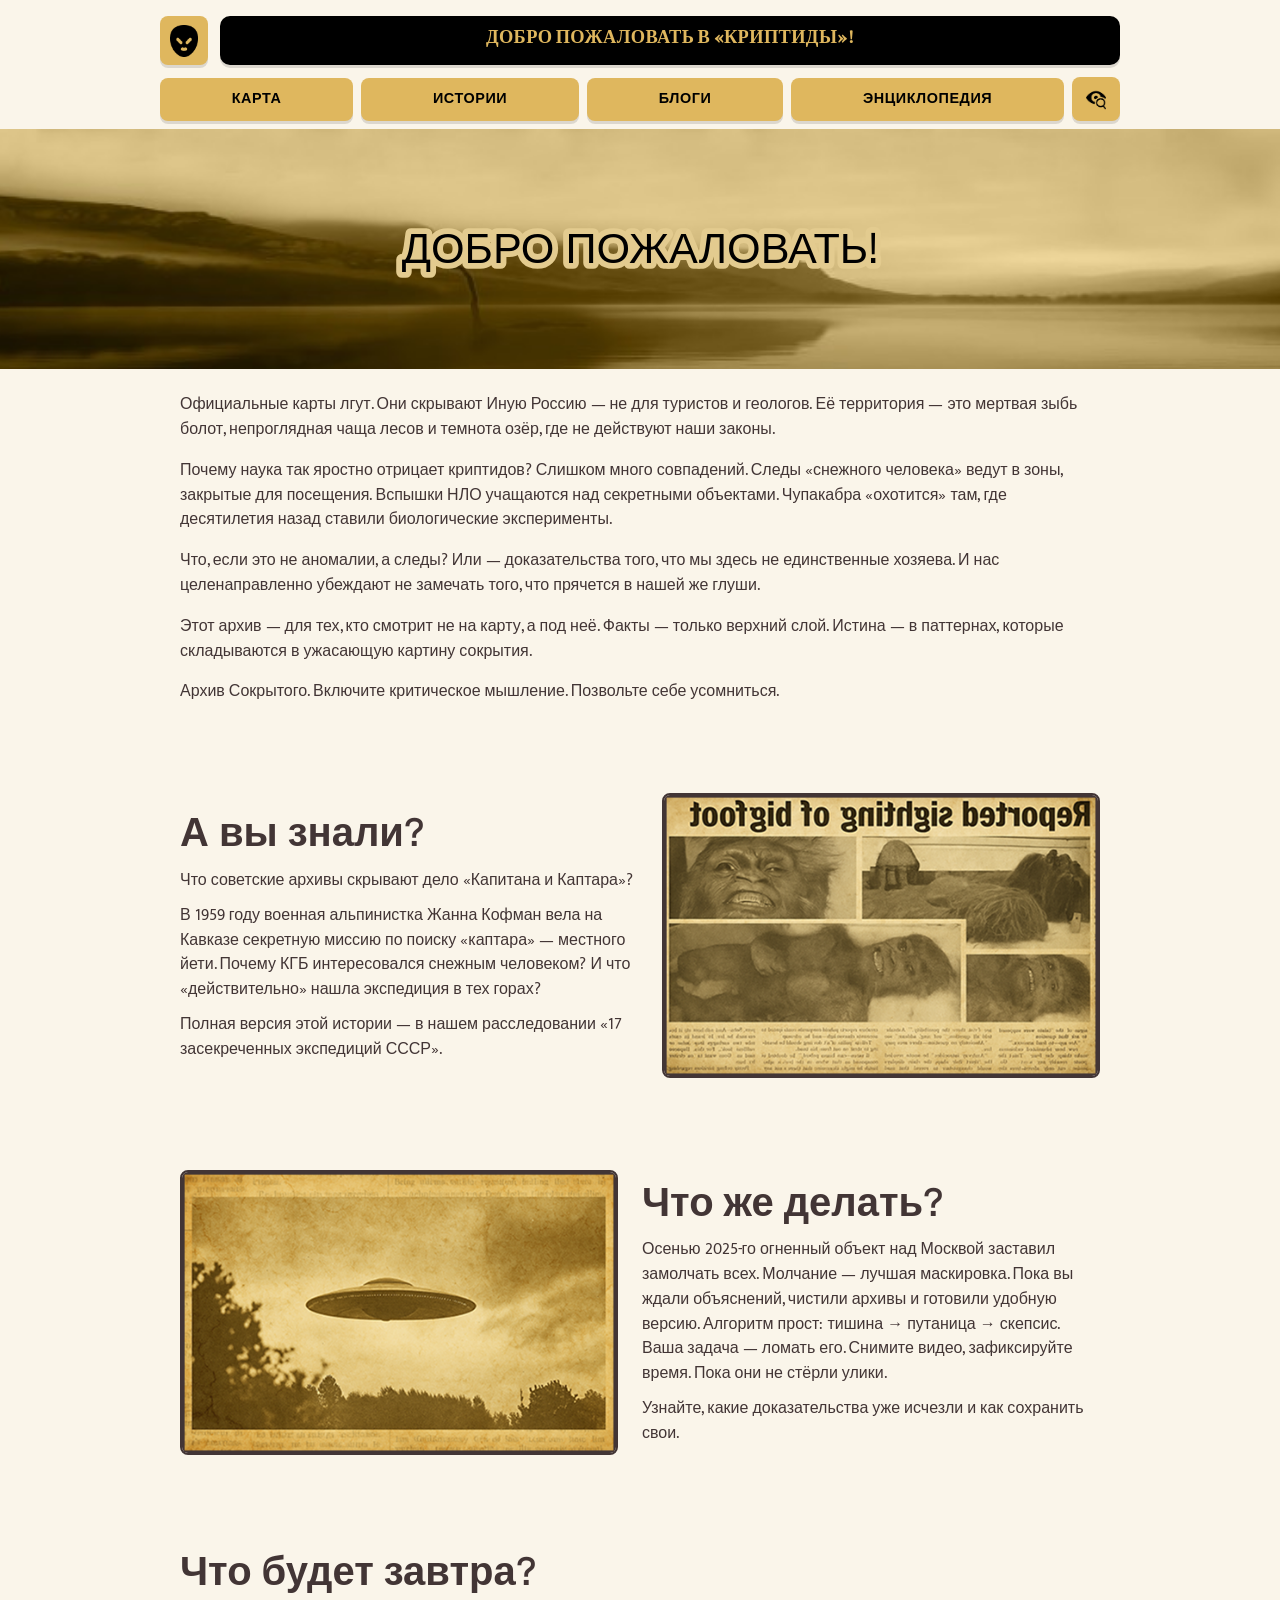
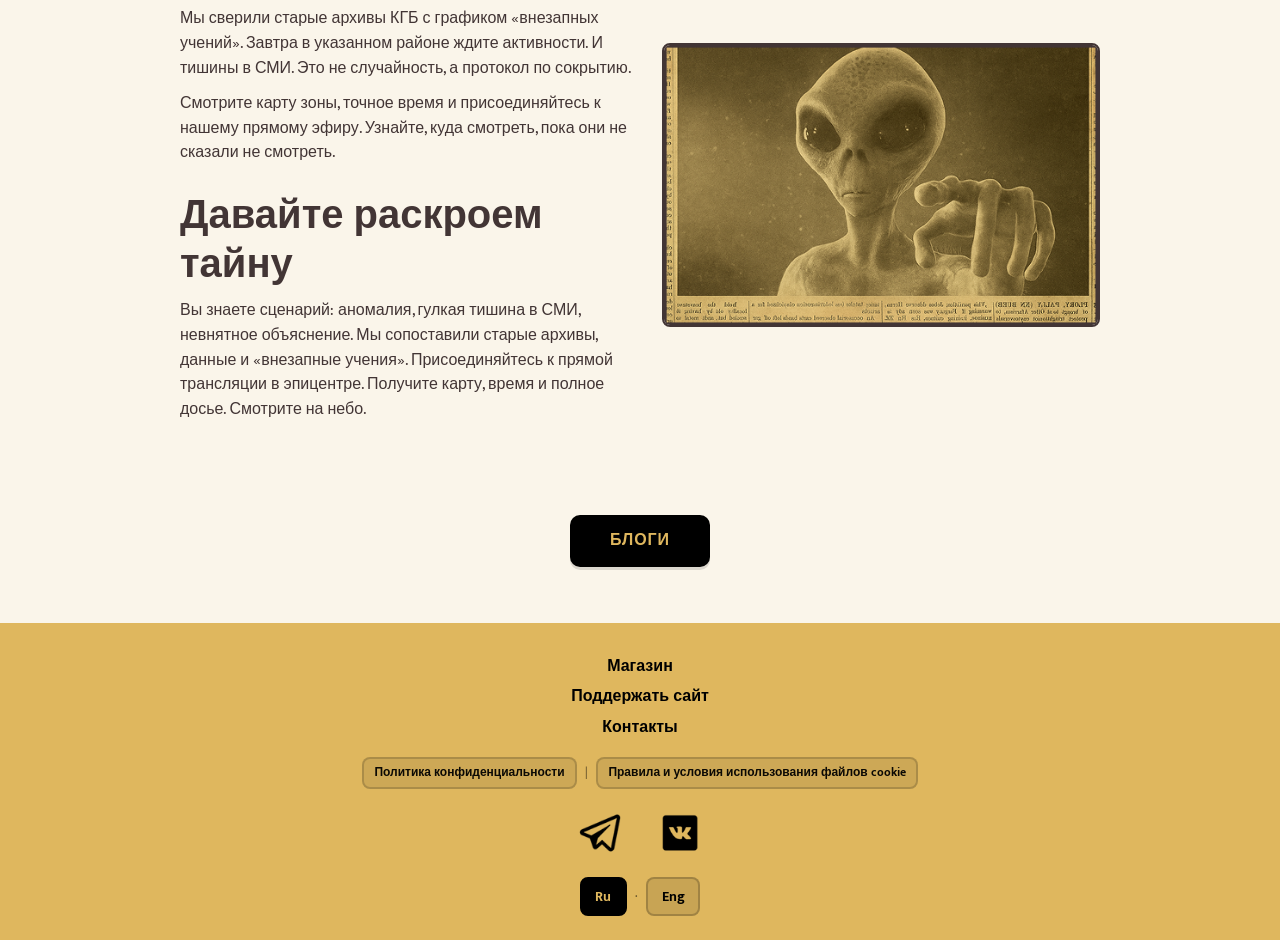
<file: index.html>
<!DOCTYPE html>
<html lang="ru">
  <head>
    <meta charset="UTF-8" />
    <meta name="viewport" content="width=device-width, initial-scale=1.0" />
    <title>Криптиды — главная</title>
    <link rel="preconnect" href="https://fonts.googleapis.com" />
    <link rel="preconnect" href="https://fonts.gstatic.com" crossorigin />
    <link
      href="https://fonts.googleapis.com/css2?family=Gulzar&family=Hanken+Grotesk:wght@400;600&family=Mukta:wght@400;600;700&display=swap"
      rel="stylesheet"
    />
    <link rel="stylesheet" href="css/style.css" />
  </head>
  <body class="page-home">
    <header class="site-header">
      <div class="header-bleed">
        <div class="header-top">
          <a class="logo" href="index.html" aria-label="На главную">
            <img src="img/header-logo.png" alt="" width="32" height="32" />
          </a>
          <div class="welcome-bar">
            <p>ДОБРО ПОЖАЛОВАТЬ В «КРИПТИДЫ»!</p>
          </div>
        </div>
      </div>
      <div class="header-bleed header-bleed--nav">
        <nav class="nav-main" aria-label="Основная навигация">
          <a class="nav-btn" href="map.html">КАРТА</a>
          <a class="nav-btn" href="stories.html">ИСТОРИИ</a>
          <a class="nav-btn" href="blogs.html">БЛОГИ</a>
          <a class="nav-btn" href="encyclopedia.html">ЭНЦИКЛОПЕДИЯ</a>
          <a class="nav-search" href="encyclopedia.html#cryptid-search" aria-label="Поиск криптидов по названию">
            <img src="img/nav-search-icon.png" alt="" width="22" height="22" decoding="async" />
          </a>
        </nav>
      </div>
    </header>

    <main>
      <section class="hero hero--fullwidth" aria-label="Приветствие">
        <img
          src="img/hero-welcome-panorama.png"
          alt=""
          width="1024"
          height="142"
          decoding="async"
        />
        <h1 class="hero__title">
          <span class="visually-hidden">ДОБРО ПОЖАЛОВАТЬ!</span>
          <svg
            class="hero__title-svg"
            xmlns="http://www.w3.org/2000/svg"
            viewBox="0 0 960 130"
            aria-hidden="true"
            focusable="false"
          >
            <text
              x="480"
              y="68"
              text-anchor="middle"
              dominant-baseline="middle"
              font-family="Hanken Grotesk, Segoe UI, sans-serif"
              font-size="48"
              font-weight="400"
              fill="#000000"
              stroke="#e3cb8f"
              stroke-width="13"
              stroke-linejoin="round"
              stroke-linecap="round"
              paint-order="stroke fill"
            >
              ДОБРО ПОЖАЛОВАТЬ!
            </text>
          </svg>
        </h1>
      </section>

      <div class="main-wrap">
        <section class="intro" aria-labelledby="intro-heading">
          <h2 id="intro-heading" class="visually-hidden">О проекте</h2>
          <p>
            Официальные карты лгут. Они скрывают Иную Россию — не для туристов и геологов. Её
            территория — это мертвая зыбь болот, непроглядная чаща лесов и темнота озёр, где не
            действуют наши законы.
          </p>
          <p>
            Почему наука так яростно отрицает криптидов? Слишком много совпадений. Следы
            «снежного человека» ведут в зоны, закрытые для посещения. Вспышки НЛО учащаются над
            секретными объектами. Чупакабра «охотится» там, где десятилетия назад ставили
            биологические эксперименты.
          </p>
          <p>
            Что, если это не аномалии, а следы? Или — доказательства того, что мы здесь не
            единственные хозяева. И нас целенаправленно убеждают не замечать того, что прячется
            в нашей же глуши.
          </p>
          <p>
            Этот архив — для тех, кто смотрит не на карту, а под неё. Факты — только верхний
            слой. Истина — в паттернах, которые складываются в ужасающую картину сокрытия.
          </p>
          <p>
            Архив Сокрытого. Включите критическое мышление. Позвольте себе усомниться.
          </p>
        </section>

        <section class="content-block" aria-labelledby="block-did-you-know">
          <div class="content-block__text">
            <h2 id="block-did-you-know">А вы знали?</h2>
            <p>Что советские архивы скрывают дело «Капитана и Каптара»?</p>
            <p>
              В 1959 году военная альпинистка Жанна Кофман вела на Кавказе секретную миссию по
              поиску «каптара» — местного йети. Почему КГБ интересовался снежным человеком? И что
              «действительно» нашла экспедиция в тех горах?
            </p>
            <p>
              Полная версия этой истории — в нашем расследовании «17 засекреченных экспедиций
              СССР».
            </p>
          </div>
          <div class="content-block__media">
            <img
              src="img/home-bigfoot-press.png"
              alt="Коллаж вырезки из газеты о находке бигфута"
              width="504"
              height="326"
              decoding="async"
            />
          </div>
        </section>

        <section class="content-block content-block--reverse" aria-labelledby="block-what-do">
          <div class="content-block__text">
            <h2 id="block-what-do">Что же делать?</h2>
            <p>
              Осенью 2025-го огненный объект над Москвой заставил замолчать всех. Молчание —
              лучшая маскировка. Пока вы ждали объяснений, чистили архивы и готовили удобную
              версию. Алгоритм прост: тишина → путаница → скепсис. Ваша задача — ломать его.
              Снимите видео, зафиксируйте время. Пока они не стёрли улики.
            </p>
            <p>Узнайте, какие доказательства уже исчезли и как сохранить свои.</p>
          </div>
          <div class="content-block__media">
            <img
              src="img/home-ufo.png"
              alt="Винтажное фото летающей тарелки над лесом"
              width="504"
              height="326"
              decoding="async"
            />
          </div>
        </section>

        <section class="content-block" aria-labelledby="block-tomorrow">
          <div class="content-block__text">
            <h2 id="block-tomorrow">Что будет завтра?</h2>
            <p>
              Мы сверили старые архивы КГБ с графиком «внезапных учений». Завтра в указанном
              районе ждите активности. И тишины в СМИ. Это не случайность, а протокол по
              сокрытию.
            </p>
            <p>
              Смотрите карту зоны, точное время и присоединяйтесь к нашему прямому эфиру.
              Узнайте, куда смотреть, пока они не сказали не смотреть.
            </p>
            <h2 id="block-secret">Давайте раскроем тайну</h2>
            <p>
              Вы знаете сценарий: аномалия, гулкая тишина в СМИ, невнятное объяснение. Мы
              сопоставили старые архивы, данные и «внезапные учения». Присоединяйтесь к прямой
              трансляции в эпицентре. Получите карту, время и полное досье. Смотрите на небо.
            </p>
          </div>
          <div class="content-block__media">
            <img
              src="img/home-alien.png"
              alt="Сепиевое изображение гуманоида, указывающего пальцем"
              width="504"
              height="326"
              decoding="async"
            />
          </div>
        </section>

        <div class="cta-wrap">
          <a class="btn-dark" href="blogs.html">БЛОГИ</a>
        </div>
      </div>
    </main>

    <footer class="site-footer">
      <div class="footer-inner">
        <nav class="footer-links" aria-label="Нижнее меню">
          <a href="#">Магазин</a>
          <a href="#">Поддержать сайт</a>
          <a href="#">Контакты</a>
        </nav>
        <nav class="footer-legal" aria-label="Правовая информация">
          <a href="privacy.html">Политика конфиденциальности</a>
          <span class="footer-legal__sep" aria-hidden="true">|</span>
          <a href="cookies.html">Правила и условия использования файлов cookie</a>
        </nav>
        <div class="social" aria-label="Соцсети">
          <a class="social__link" href="#" aria-label="Telegram">
            <img src="img/telegram.png" alt="" width="32" height="32" decoding="async" />
          </a>
          <a class="social__link" href="#" aria-label="ВКонтакте">
            <img src="img/vk.png" alt="" width="32" height="32" decoding="async" />
          </a>
        </div>
        <div class="lang-switch" role="group" aria-label="Язык сайта">
          <span class="lang-btn lang-btn--current" lang="ru">Ru</span>
          <span class="lang-sep" aria-hidden="true">·</span>
          <a href="en/index.html" class="lang-btn" hreflang="en" lang="en">Eng</a>
        </div>
      </div>
    </footer>
  </body>
</html>
</file>
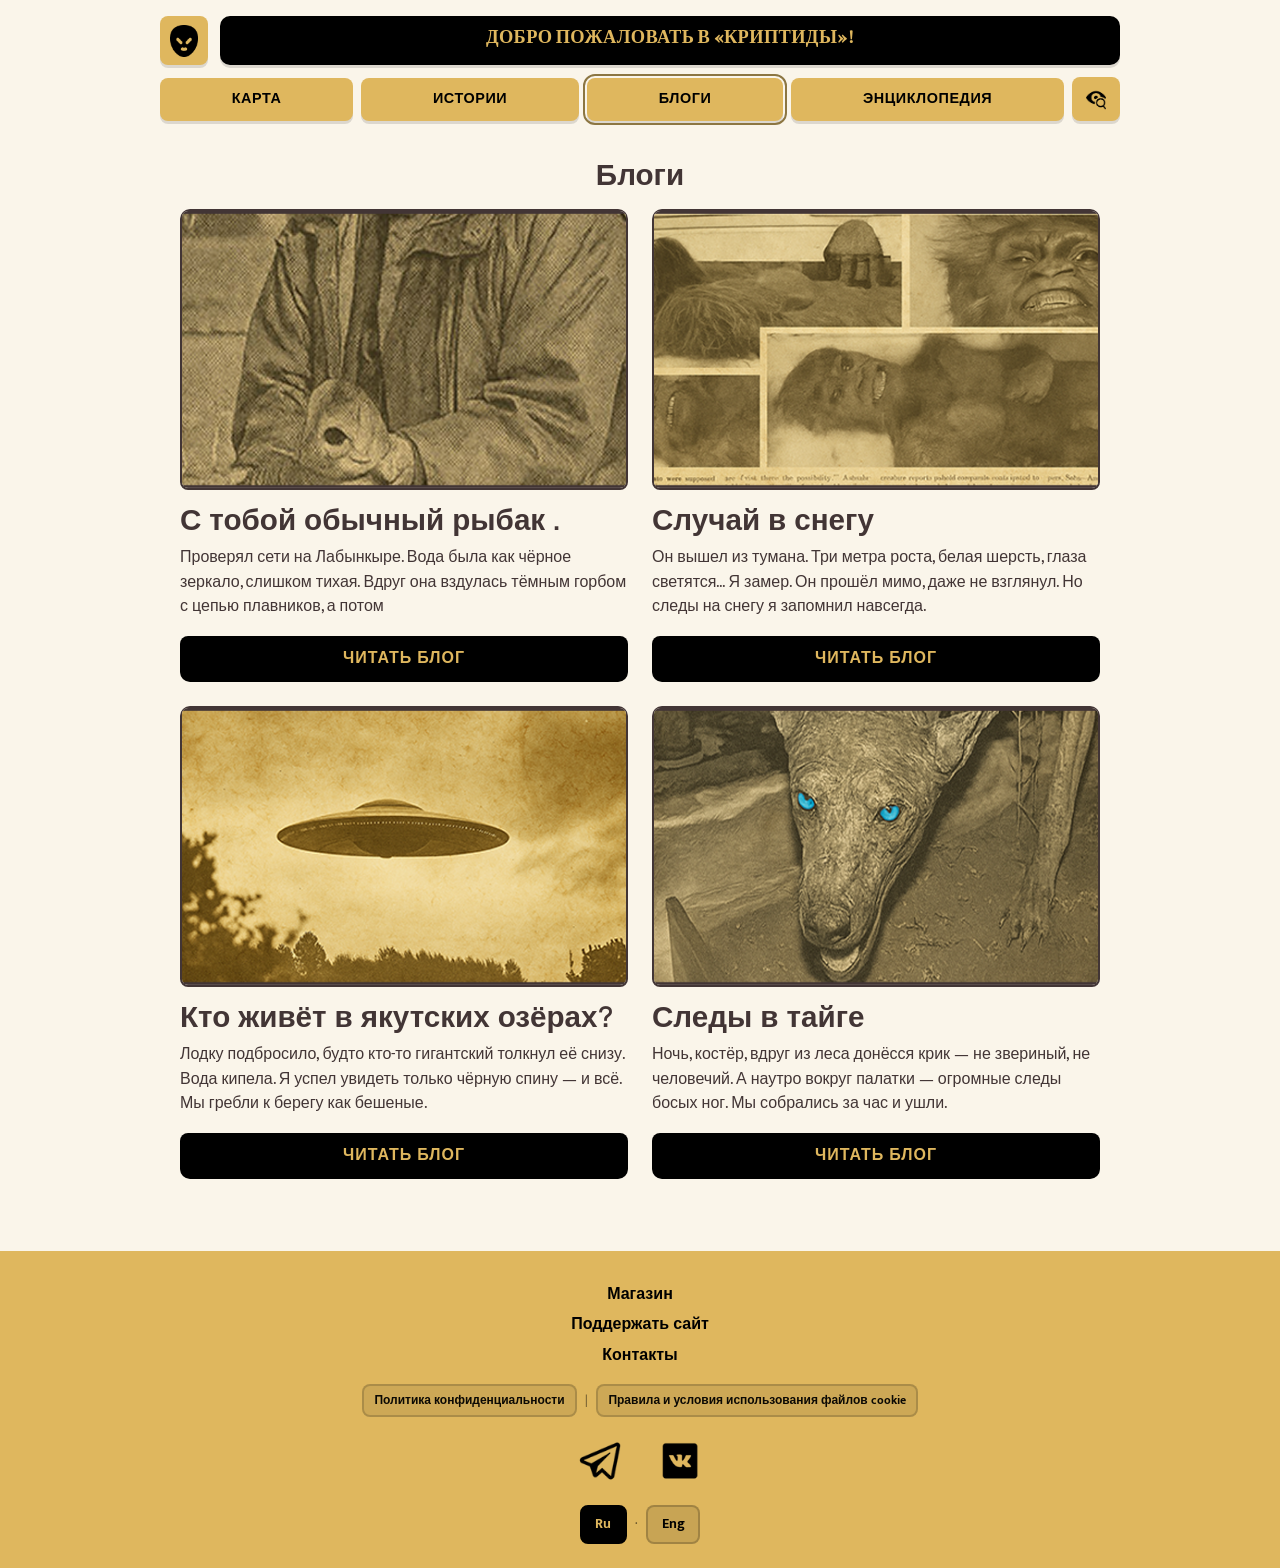
<file: blogs.html>
<!DOCTYPE html>
<html lang="ru">
  <head>
    <meta charset="UTF-8" />
    <meta name="viewport" content="width=device-width, initial-scale=1.0" />
    <title>Криптиды — блоги</title>
    <link rel="preconnect" href="https://fonts.googleapis.com" />
    <link rel="preconnect" href="https://fonts.gstatic.com" crossorigin />
    <link
      href="https://fonts.googleapis.com/css2?family=Gulzar&family=Hanken+Grotesk:wght@600&family=Mukta:wght@400;600;700&display=swap"
      rel="stylesheet"
    />
    <link rel="stylesheet" href="css/style.css" />
  </head>
  <body class="page-blogs">
    <header class="site-header">
      <div class="header-bleed">
        <div class="header-top">
          <a class="logo" href="index.html" aria-label="На главную">
            <img src="img/header-logo.png" alt="" width="32" height="32" />
          </a>
          <div class="welcome-bar">
            <p>ДОБРО ПОЖАЛОВАТЬ В «КРИПТИДЫ»!</p>
          </div>
        </div>
      </div>
      <div class="header-bleed header-bleed--nav">
        <nav class="nav-main" aria-label="Основная навигация">
          <a class="nav-btn" href="map.html">КАРТА</a>
          <a class="nav-btn" href="stories.html">ИСТОРИИ</a>
          <a class="nav-btn nav-btn--current" href="blogs.html" aria-current="page">БЛОГИ</a>
          <a class="nav-btn" href="encyclopedia.html">ЭНЦИКЛОПЕДИЯ</a>
          <a class="nav-search" href="encyclopedia.html#cryptid-search" aria-label="Поиск криптидов по названию">
            <img src="img/nav-search-icon.png" alt="" width="22" height="22" decoding="async" />
          </a>
        </nav>
      </div>
    </header>

    <main>
      <div class="main-wrap">
        <h1 class="page-title">Блоги</h1>

        <div class="blog-grid">
          <article class="blog-card">
            <div class="blog-card__img">
              <img
                src="img/blog-card-1.png"
                alt="Сепия: человек в куртке, в ладонях небольшой предмет"
                width="640"
                height="300"
                decoding="async"
              />
            </div>
            <h3>С тобой обычный рыбак .</h3>
            <p>
              Проверял сети на Лабынкыре. Вода была как чёрное зеркало, слишком тихая. Вдруг она
              вздулась тёмным горбом с цепью плавников, а потом
            </p>
            <a class="btn-dark" href="#">ЧИТАТЬ БЛОГ</a>
          </article>

          <article class="blog-card">
            <div class="blog-card__img">
              <img
                src="img/blog-card-4.png"
                alt="Коллаж винтажных фото волосатого гуманоида в стиле газетной вырезки"
                width="640"
                height="300"
                decoding="async"
              />
            </div>
            <h3>Случай в снегу</h3>
            <p>
              Он вышел из тумана. Три метра роста, белая шерсть, глаза светятся... Я замер. Он
              прошёл мимо, даже не взглянул. Но следы на снегу я запомнил навсегда.
            </p>
            <a class="btn-dark" href="#">ЧИТАТЬ БЛОГ</a>
          </article>

          <article class="blog-card">
            <div class="blog-card__img">
              <img
                src="img/blog-card-2.png"
                alt="Сепия: летающая тарелка над силуэтом леса"
                width="640"
                height="300"
                decoding="async"
              />
            </div>
            <h3>Кто живёт в якутских озёрах?</h3>
            <p>
              Лодку подбросило, будто кто-то гигантский толкнул её снизу. Вода кипела. Я успел
              увидеть только чёрную спину — и всё. Мы гребли к берегу как бешеные.
            </p>
            <a class="btn-dark" href="#">ЧИТАТЬ БЛОГ</a>
          </article>

          <article class="blog-card">
            <div class="blog-card__img">
              <img
                src="img/blog-card-3.png"
                alt="Сепия: крупный план морды волка с яркими глазами"
                width="640"
                height="300"
                decoding="async"
              />
            </div>
            <h3>Следы в тайге</h3>
            <p>
              Ночь, костёр, вдруг из леса донёсся крик — не звериный, не человечий. А наутро
              вокруг палатки — огромные следы босых ног. Мы собрались за час и ушли.
            </p>
            <a class="btn-dark" href="#">ЧИТАТЬ БЛОГ</a>
          </article>
        </div>
      </div>
    </main>

    <footer class="site-footer">
      <div class="footer-inner">
        <nav class="footer-links" aria-label="Нижнее меню">
          <a href="#">Магазин</a>
          <a href="#">Поддержать сайт</a>
          <a href="#">Контакты</a>
        </nav>
        <nav class="footer-legal" aria-label="Правовая информация">
          <a href="privacy.html">Политика конфиденциальности</a>
          <span class="footer-legal__sep" aria-hidden="true">|</span>
          <a href="cookies.html">Правила и условия использования файлов cookie</a>
        </nav>
        <div class="social" aria-label="Соцсети">
          <a class="social__link" href="#" aria-label="Telegram">
            <img src="img/telegram.png" alt="" width="32" height="32" decoding="async" />
          </a>
          <a class="social__link" href="#" aria-label="ВКонтакте">
            <img src="img/vk.png" alt="" width="32" height="32" decoding="async" />
          </a>
        </div>
        <div class="lang-switch" role="group" aria-label="Язык сайта">
          <span class="lang-btn lang-btn--current" lang="ru">Ru</span>
          <span class="lang-sep" aria-hidden="true">·</span>
          <a href="en/blogs.html" class="lang-btn" hreflang="en" lang="en">Eng</a>
        </div>
      </div>
    </footer>
  </body>
</html>
</file>
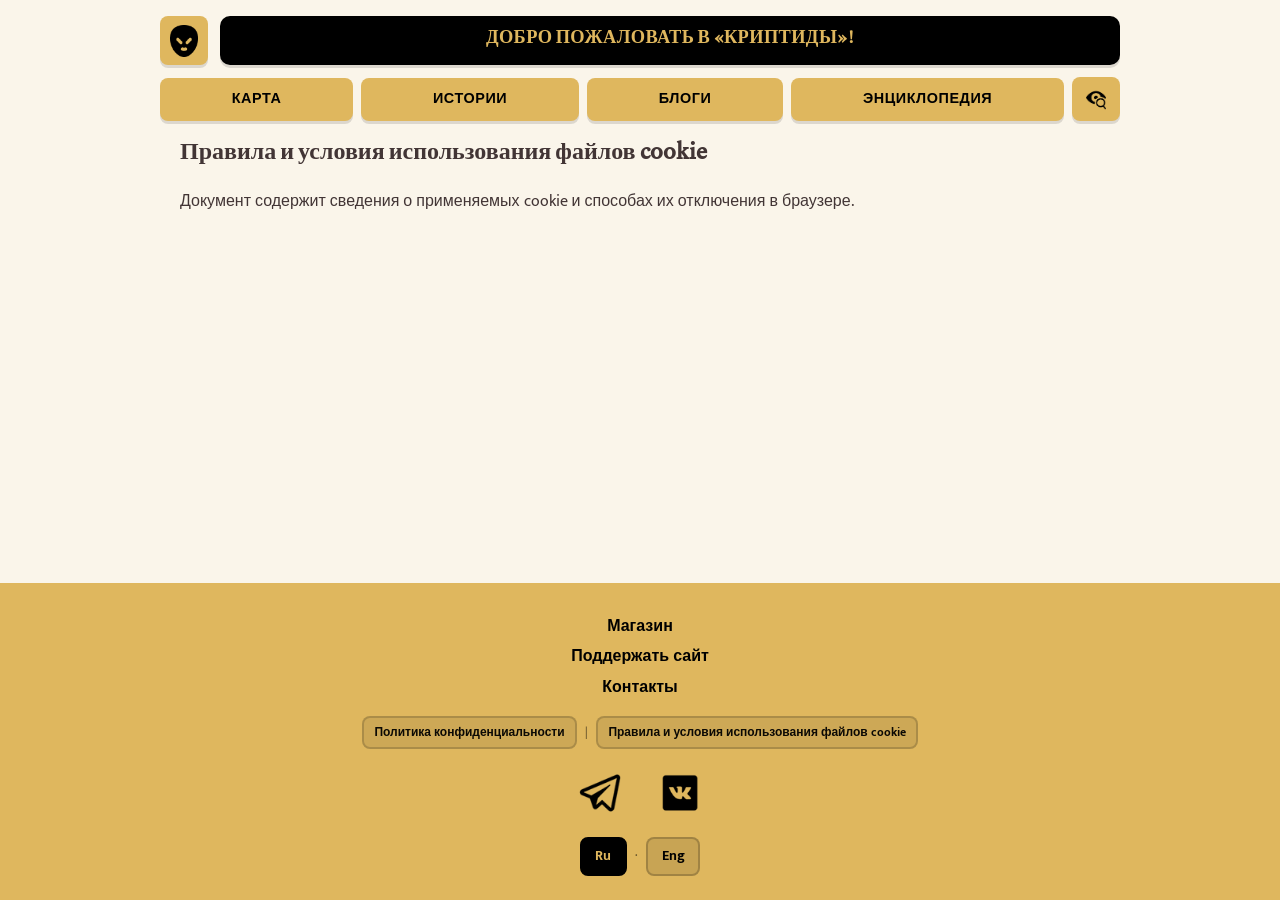
<file: cookies.html>
<!DOCTYPE html>
<html lang="ru">
  <head>
    <meta charset="UTF-8" />
    <meta name="viewport" content="width=device-width, initial-scale=1.0" />
    <title>Правила использования cookie — Криптиды</title>
    <link rel="preconnect" href="https://fonts.googleapis.com" />
    <link rel="preconnect" href="https://fonts.gstatic.com" crossorigin />
    <link
      href="https://fonts.googleapis.com/css2?family=Gulzar&family=Mukta:wght@400;600;700&display=swap"
      rel="stylesheet"
    />
    <link rel="stylesheet" href="css/style.css" />
  </head>
  <body>
    <header class="site-header">
      <div class="header-bleed">
        <div class="header-top">
          <a class="logo" href="index.html" aria-label="На главную">
            <img src="img/header-logo.png" alt="" width="32" height="32" />
          </a>
          <div class="welcome-bar">
            <p>ДОБРО ПОЖАЛОВАТЬ В «КРИПТИДЫ»!</p>
          </div>
        </div>
      </div>
      <div class="header-bleed header-bleed--nav">
        <nav class="nav-main" aria-label="Основная навигация">
          <a class="nav-btn" href="map.html">КАРТА</a>
          <a class="nav-btn" href="stories.html">ИСТОРИИ</a>
          <a class="nav-btn" href="blogs.html">БЛОГИ</a>
          <a class="nav-btn" href="encyclopedia.html">ЭНЦИКЛОПЕДИЯ</a>
          <a class="nav-search" href="encyclopedia.html#cryptid-search" aria-label="Поиск криптидов по названию">
            <img src="img/nav-search-icon.png" alt="" width="22" height="22" decoding="async" />
          </a>
        </nav>
      </div>
    </header>

    <main>
      <div class="main-wrap legal-page">
        <h1>Правила и условия использования файлов cookie</h1>
        <p>Документ содержит сведения о применяемых cookie и способах их отключения в браузере.</p>
      </div>
    </main>

    <footer class="site-footer">
      <div class="footer-inner">
        <nav class="footer-links" aria-label="Нижнее меню">
          <a href="#">Магазин</a>
          <a href="#">Поддержать сайт</a>
          <a href="#">Контакты</a>
        </nav>
        <nav class="footer-legal" aria-label="Правовая информация">
          <a href="privacy.html">Политика конфиденциальности</a>
          <span class="footer-legal__sep" aria-hidden="true">|</span>
          <a href="cookies.html" aria-current="page">Правила и условия использования файлов cookie</a>
        </nav>
        <div class="social" aria-label="Соцсети">
          <a class="social__link" href="#" aria-label="Telegram">
            <img src="img/telegram.png" alt="" width="32" height="32" decoding="async" />
          </a>
          <a class="social__link" href="#" aria-label="ВКонтакте">
            <img src="img/vk.png" alt="" width="32" height="32" decoding="async" />
          </a>
        </div>
        <div class="lang-switch" role="group" aria-label="Язык сайта">
          <span class="lang-btn lang-btn--current" lang="ru">Ru</span>
          <span class="lang-sep" aria-hidden="true">·</span>
          <a href="en/cookies.html" class="lang-btn" hreflang="en" lang="en">Eng</a>
        </div>
      </div>
    </footer>
  </body>
</html>
</file>
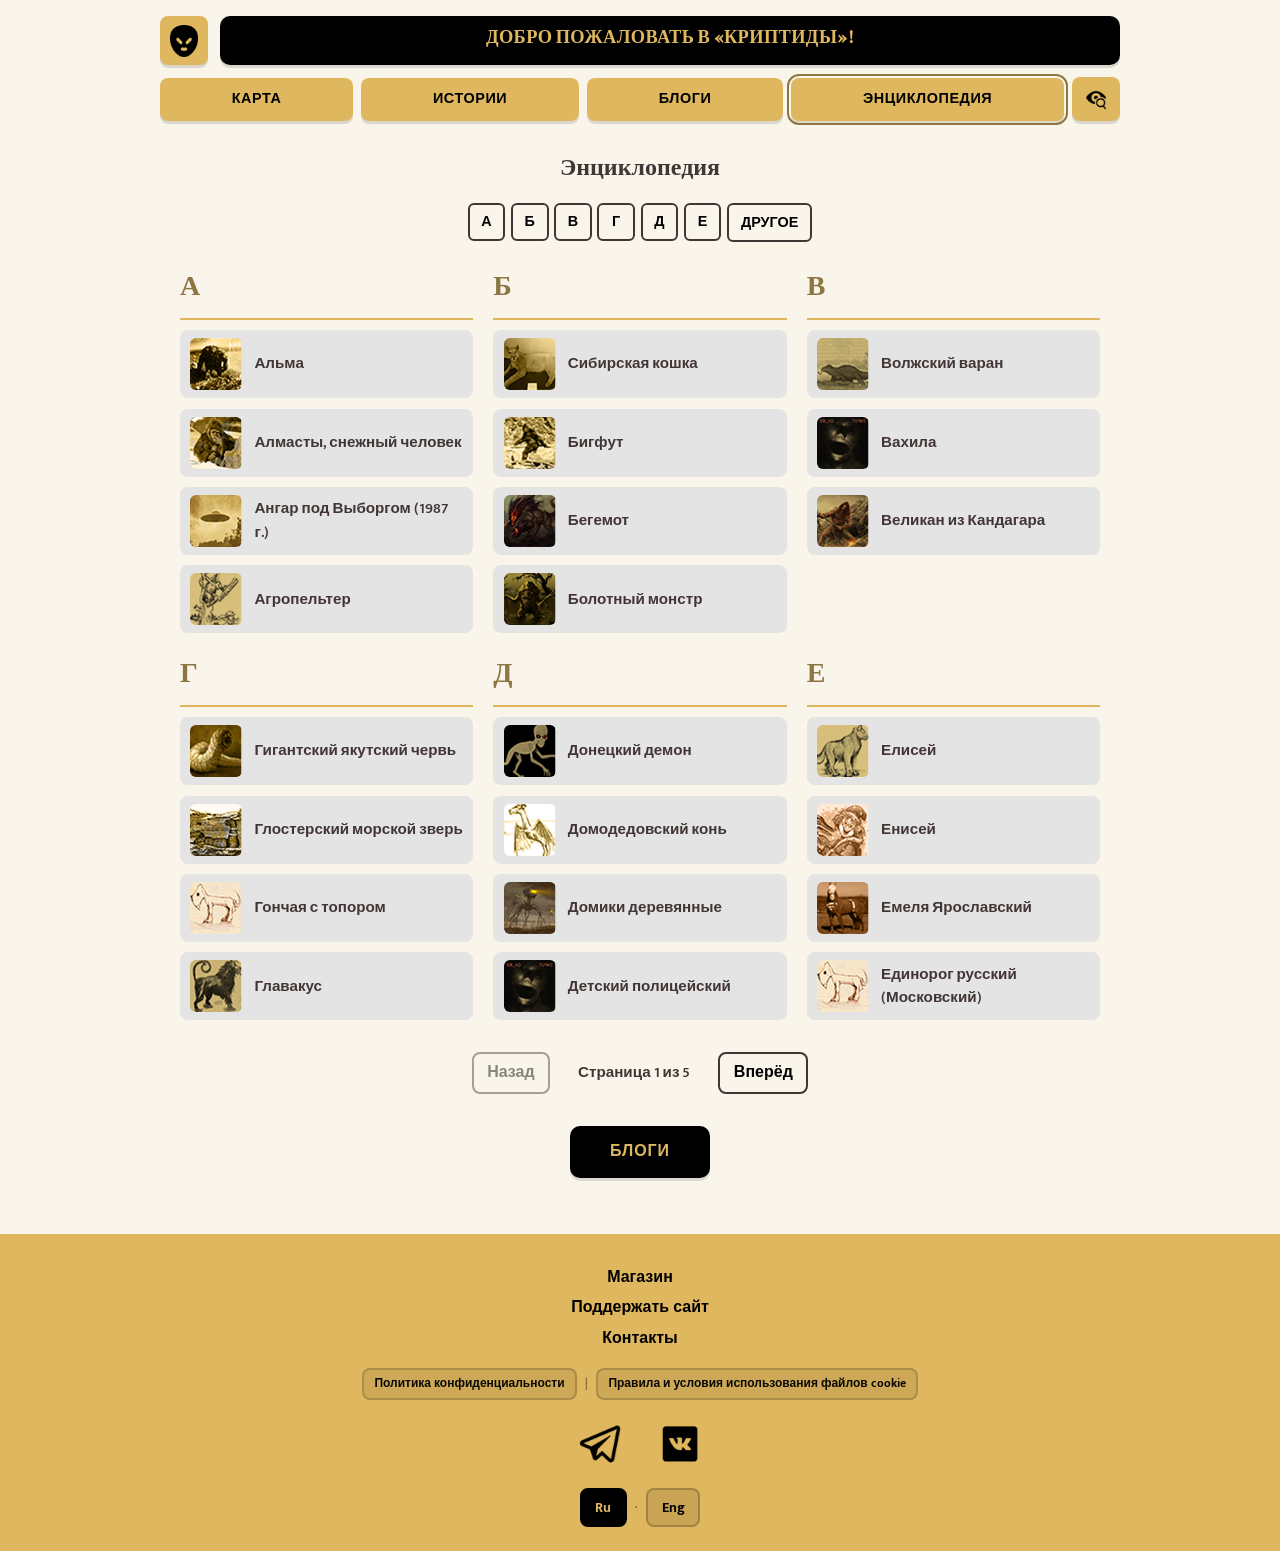
<file: encyclopedia.html>
<!DOCTYPE html>
<html lang="ru">
  <head>
    <meta charset="UTF-8" />
    <meta name="viewport" content="width=device-width, initial-scale=1.0" />
    <title>Криптиды — энциклопедия</title>
    <link rel="preconnect" href="https://fonts.googleapis.com" />
    <link rel="preconnect" href="https://fonts.gstatic.com" crossorigin />
    <link
      href="https://fonts.googleapis.com/css2?family=Gulzar&family=Mukta:wght@400;600;700&display=swap"
      rel="stylesheet"
    />
    <link rel="stylesheet" href="css/style.css" />
  </head>
  <body>
    <header class="site-header">
      <div class="header-bleed">
        <div class="header-top">
          <a class="logo" href="index.html" aria-label="На главную">
            <img src="img/header-logo.png" alt="" width="32" height="32" />
          </a>
          <div class="welcome-bar">
            <p>ДОБРО ПОЖАЛОВАТЬ В «КРИПТИДЫ»!</p>
          </div>
        </div>
      </div>
      <div class="header-bleed header-bleed--nav">
        <nav class="nav-main" aria-label="Основная навигация">
          <a class="nav-btn" href="map.html">КАРТА</a>
          <a class="nav-btn" href="stories.html">ИСТОРИИ</a>
          <a class="nav-btn" href="blogs.html">БЛОГИ</a>
          <a class="nav-btn nav-btn--current" href="encyclopedia.html" aria-current="page">ЭНЦИКЛОПЕДИЯ</a>
          <a class="nav-search" href="#cryptid-search" aria-label="Поиск криптидов по названию">
            <img src="img/nav-search-icon.png" alt="" width="22" height="22" decoding="async" />
          </a>
        </nav>
      </div>
    </header>

    <main id="encyclopedia-top">
      <div class="main-wrap">
        <h1 class="page-title">Энциклопедия</h1>

        <div id="cryptid-search" class="search-panel" role="search" aria-labelledby="search-panel-title">
          <div class="search-panel__head">
            <h2 id="search-panel-title" class="search-panel__title">Поиск криптида</h2>
            <a href="#encyclopedia-top" class="search-panel__close" aria-label="Скрыть панель поиска" title="Закрыть">×</a>
          </div>
          <form id="cryptid-search-form" class="search-panel__form" action="encyclopedia.html" method="get">
            <label for="cryptid-search-input">Название</label>
            <input
              type="search"
              id="cryptid-search-input"
              name="q"
              placeholder="Например, бигфут"
              autocomplete="off"
            />
            <button type="submit" class="btn-dark search-panel__submit">Найти</button>
          </form>
        </div>

        <nav class="alpha-row" aria-label="Фильтр по букве">
          <a class="alpha-btn" href="#letter-a">А</a>
          <a class="alpha-btn" href="#letter-b">Б</a>
          <a class="alpha-btn" href="#letter-v">В</a>
          <a class="alpha-btn" href="#letter-g">Г</a>
          <a class="alpha-btn" href="#letter-d">Д</a>
          <a class="alpha-btn" href="#letter-e">Е</a>
          <button type="button" class="alpha-btn alpha-btn--wide alpha-btn--expand">
            ДРУГОЕ
          </button>
          <div class="alpha-row__more" aria-label="Остальные буквы алфавита">
            <a class="alpha-btn" href="#letter-yo">Ё</a>
            <a class="alpha-btn" href="#letter-zh">Ж</a>
            <a class="alpha-btn" href="#letter-z">З</a>
            <a class="alpha-btn" href="#letter-i">И</a>
            <a class="alpha-btn" href="#letter-short-i">Й</a>
            <a class="alpha-btn" href="#letter-k">К</a>
            <a class="alpha-btn" href="#letter-l">Л</a>
            <a class="alpha-btn" href="#letter-m">М</a>
            <a class="alpha-btn" href="#letter-n">Н</a>
            <a class="alpha-btn" href="#letter-o">О</a>
            <a class="alpha-btn" href="#letter-p">П</a>
            <a class="alpha-btn" href="#letter-r">Р</a>
            <a class="alpha-btn" href="#letter-s">С</a>
            <a class="alpha-btn" href="#letter-t">Т</a>
            <a class="alpha-btn" href="#letter-u">У</a>
            <a class="alpha-btn" href="#letter-f">Ф</a>
            <a class="alpha-btn" href="#letter-kh">Х</a>
            <a class="alpha-btn" href="#letter-ts">Ц</a>
            <a class="alpha-btn" href="#letter-ch">Ч</a>
            <a class="alpha-btn" href="#letter-sh">Ш</a>
            <a class="alpha-btn" href="#letter-shch">Щ</a>
            <a class="alpha-btn" href="#letter-eh">Э</a>
            <a class="alpha-btn" href="#letter-yu">Ю</a>
            <a class="alpha-btn" href="#letter-ya">Я</a>
            <div class="alpha-row__more-footer">
              <button type="button" class="alpha-btn alpha-btn--wide alpha-btn--collapse">
                СКРЫТЬ
              </button>
            </div>
          </div>
        </nav>

        <div class="encyclopedia-grid">
          <div class="letter-group" id="letter-a">
            <h2 class="letter-group__title">А</h2>
            <a class="entry-card" id="cryptid-alma" href="#cryptid-alma"><img src="img/cryptid-alma.png" alt="" width="52" height="52" decoding="async" /><span>Альма</span></a>
            <a class="entry-card" href="#"><img src="img/encyclopedia-06.png" alt="" width="52" height="52" decoding="async" /><span>Алмасты, снежный человек</span></a>
            <a class="entry-card" href="#"><img src="img/encyclopedia-07.png" alt="" width="52" height="52" decoding="async" /><span>Ангар под Выборгом (1987 г.)</span></a>
            <a class="entry-card" href="#"><img src="img/encyclopedia-08.png" alt="" width="52" height="52" decoding="async" /><span>Агропельтер</span></a>
          </div>

          <div class="letter-group" id="letter-b">
            <h2 class="letter-group__title">Б</h2>
            <a class="entry-card" href="#"><img src="img/encyclopedia-09.png" alt="" width="52" height="52" decoding="async" /><span>Сибирская кошка</span></a>
            <a class="entry-card" href="#"><img src="img/encyclopedia-10.png" alt="" width="52" height="52" decoding="async" /><span>Бигфут</span></a>
            <a class="entry-card" href="#"><img src="img/encyclopedia-11.png" alt="" width="52" height="52" decoding="async" /><span>Бегемот</span></a>
            <a class="entry-card" href="#"><img src="img/encyclopedia-12.png" alt="" width="52" height="52" decoding="async" /><span>Болотный монстр</span></a>
          </div>

          <div class="letter-group" id="letter-v">
            <h2 class="letter-group__title">В</h2>
            <a class="entry-card" href="#"><img src="img/encyclopedia-13.png" alt="" width="52" height="52" decoding="async" /><span>Волжский варан</span></a>
            <a class="entry-card" id="cryptid-vakhila" href="#cryptid-vakhila"><img src="img/cryptid-vakhila.png" alt="" width="52" height="52" decoding="async" /><span>Вахила</span></a>
            <a class="entry-card" href="#"><img src="img/encyclopedia-15.png" alt="" width="52" height="52" decoding="async" /><span>Великан из Кандагара</span></a>
          </div>

          <div class="letter-group" id="letter-g">
            <h2 class="letter-group__title">Г</h2>
            <a class="entry-card" href="#"><img src="img/encyclopedia-16.png" alt="" width="52" height="52" decoding="async" /><span>Гигантский якутский червь</span></a>
            <a class="entry-card" href="#"><img src="img/encyclopedia-17.png" alt="" width="52" height="52" decoding="async" /><span>Глостерский морской зверь</span></a>
            <a class="entry-card" href="#"><img src="img/encyclopedia-18.png" alt="" width="52" height="52" decoding="async" /><span>Гончая с топором</span></a>
            <a class="entry-card" href="#"><img src="img/encyclopedia-19.png" alt="" width="52" height="52" decoding="async" /><span>Главакус</span></a>
          </div>

          <div class="letter-group" id="letter-d">
            <h2 class="letter-group__title">Д</h2>
            <a class="entry-card" href="#"><img src="img/encyclopedia-20.png" alt="" width="52" height="52" decoding="async" /><span>Донецкий демон</span></a>
            <a class="entry-card" href="#"><img src="img/encyclopedia-21.png" alt="" width="52" height="52" decoding="async" /><span>Домодедовский конь</span></a>
            <a class="entry-card" href="#"><img src="img/encyclopedia-22.png" alt="" width="52" height="52" decoding="async" /><span>Домики деревянные</span></a>
            <a class="entry-card" href="#"><img src="img/encyclopedia-23.png" alt="" width="52" height="52" decoding="async" /><span>Детский полицейский</span></a>
          </div>

          <div class="letter-group" id="letter-e">
            <h2 class="letter-group__title">Е</h2>
            <a class="entry-card" id="cryptid-elisey" href="#cryptid-elisey"><img src="img/cryptid-elisey.png" alt="" width="52" height="52" decoding="async" /><span>Елисей</span></a>
            <a class="entry-card" href="#"><img src="img/encyclopedia-25.png" alt="" width="52" height="52" decoding="async" /><span>Енисей</span></a>
            <a class="entry-card" href="#"><img src="img/encyclopedia-26.png" alt="" width="52" height="52" decoding="async" /><span>Емеля Ярославский</span></a>
            <a class="entry-card" href="#"><img src="img/encyclopedia-18.png" alt="" width="52" height="52" decoding="async" /><span>Единорог русский (Московский)</span></a>
          </div>

          <div class="letter-group" id="letter-yo">
            <h2 class="letter-group__title">Ё</h2>
            <a class="entry-card" href="#"><img src="img/encyclopedia-08.png" alt="" width="52" height="52" decoding="async" /><span>Ёж Таракановский</span></a>
          </div>

          <div class="letter-group" id="letter-zh">
            <h2 class="letter-group__title">Ж</h2>
            <a class="entry-card" href="#"><img src="img/encyclopedia-22.png" alt="" width="52" height="52" decoding="async" /><span>Жар-птица онежская</span></a>
            <a class="entry-card" href="#"><img src="img/encyclopedia-16.png" alt="" width="52" height="52" decoding="async" /><span>Ждун топкий</span></a>
          </div>

          <div class="letter-group" id="letter-z">
            <h2 class="letter-group__title">З</h2>
            <a class="entry-card" href="#"><img src="img/encyclopedia-12.png" alt="" width="52" height="52" decoding="async" /><span>Змей курский легендарный</span></a>
            <a class="entry-card" href="#"><img src="img/encyclopedia-10.png" alt="" width="52" height="52" decoding="async" /><span>Заговорник липецкий</span></a>
            <a class="entry-card" href="#"><img src="img/encyclopedia-10.png" alt="" width="52" height="52" decoding="async" /><span>Зюйд-вест мурманский</span></a>
          </div>

          <div class="letter-group" id="letter-i">
            <h2 class="letter-group__title">И</h2>
            <a class="entry-card" href="#"><img src="img/encyclopedia-12.png" alt="" width="52" height="52" decoding="async" /><span>Идымский зверь</span></a>
          </div>

          <div class="letter-group" id="letter-short-i">
            <h2 class="letter-group__title">Й</h2>
            <a class="entry-card" href="#"><img src="img/encyclopedia-16.png" alt="" width="52" height="52" decoding="async" /><span>Йети саянский</span></a>
            <a class="entry-card" href="#"><img src="img/encyclopedia-22.png" alt="" width="52" height="52" decoding="async" /><span>Йошкар-олинский леший</span></a>
          </div>

          <div class="letter-group" id="letter-k">
            <h2 class="letter-group__title">К</h2>
            <a class="entry-card" href="#"><img src="img/encyclopedia-08.png" alt="" width="52" height="52" decoding="async" /><span>Кикимора ярославская</span></a>
            <a class="entry-card" href="#"><img src="img/encyclopedia-18.png" alt="" width="52" height="52" decoding="async" /><span>Кот Баюн байкальский</span></a>
            <a class="entry-card" href="#"><img src="img/encyclopedia-08.png" alt="" width="52" height="52" decoding="async" /><span>Костромской кракозябр</span></a>
          </div>

          <div class="letter-group" id="letter-l">
            <h2 class="letter-group__title">Л</h2>
            <a class="entry-card" href="#"><img src="img/encyclopedia-22.png" alt="" width="52" height="52" decoding="async" /><span>Леший костромской</span></a>
          </div>

          <div class="letter-group" id="letter-m">
            <h2 class="letter-group__title">М</h2>
            <a class="entry-card" href="#"><img src="img/encyclopedia-16.png" alt="" width="52" height="52" decoding="async" /><span>Моль калининградская</span></a>
            <a class="entry-card" href="#"><img src="img/encyclopedia-12.png" alt="" width="52" height="52" decoding="async" /><span>Мрак озёрный</span></a>
          </div>

          <div class="letter-group" id="letter-n">
            <h2 class="letter-group__title">Н</h2>
            <a class="entry-card" href="#"><img src="img/encyclopedia-10.png" alt="" width="52" height="52" decoding="async" /><span>Ночник тайгинский</span></a>
            <a class="entry-card" href="#"><img src="img/encyclopedia-10.png" alt="" width="52" height="52" decoding="async" /><span>Нептун чёрноморский</span></a>
            <a class="entry-card" href="#"><img src="img/encyclopedia-12.png" alt="" width="52" height="52" decoding="async" /><span>Навь нижегородская</span></a>
          </div>

          <div class="letter-group" id="letter-o">
            <h2 class="letter-group__title">О</h2>
            <a class="entry-card" href="#"><img src="img/encyclopedia-16.png" alt="" width="52" height="52" decoding="async" /><span>Оборотень омский</span></a>
          </div>

          <div class="letter-group" id="letter-p">
            <h2 class="letter-group__title">П</h2>
            <a class="entry-card" href="#"><img src="img/encyclopedia-22.png" alt="" width="52" height="52" decoding="async" /><span>Полудница рязанская</span></a>
            <a class="entry-card" href="#"><img src="img/encyclopedia-08.png" alt="" width="52" height="52" decoding="async" /><span>Пуктус волжский</span></a>
          </div>

          <div class="letter-group" id="letter-r">
            <h2 class="letter-group__title">Р</h2>
            <a class="entry-card" href="#"><img src="img/encyclopedia-18.png" alt="" width="52" height="52" decoding="async" /><span>Русалка донская</span></a>
            <a class="entry-card" href="#"><img src="img/encyclopedia-08.png" alt="" width="52" height="52" decoding="async" /><span>Рух сибирский</span></a>
            <a class="entry-card" href="#"><img src="img/encyclopedia-22.png" alt="" width="52" height="52" decoding="async" /><span>Рыжий тунгус</span></a>
          </div>

          <div class="letter-group" id="letter-s">
            <h2 class="letter-group__title">С</h2>
            <a class="entry-card" href="#"><img src="img/encyclopedia-16.png" alt="" width="52" height="52" decoding="async" /><span>Снежный страж Кольского</span></a>
          </div>

          <div class="letter-group" id="letter-t">
            <h2 class="letter-group__title">Т</h2>
            <a class="entry-card" href="#"><img src="img/encyclopedia-12.png" alt="" width="52" height="52" decoding="async" /><span>Туманник татарский</span></a>
            <a class="entry-card" href="#"><img src="img/encyclopedia-10.png" alt="" width="52" height="52" decoding="async" /><span>Топь хлыновская</span></a>
          </div>

          <div class="letter-group" id="letter-u">
            <h2 class="letter-group__title">У</h2>
            <a class="entry-card" href="#"><img src="img/encyclopedia-10.png" alt="" width="52" height="52" decoding="async" /><span>Упырь угличский</span></a>
            <a class="entry-card" href="#"><img src="img/encyclopedia-12.png" alt="" width="52" height="52" decoding="async" /><span>Увалень камский</span></a>
            <a class="entry-card" href="#"><img src="img/encyclopedia-16.png" alt="" width="52" height="52" decoding="async" /><span>Усть-цильмский крикун</span></a>
          </div>

          <div class="letter-group" id="letter-f">
            <h2 class="letter-group__title">Ф</h2>
            <a class="entry-card" href="#"><img src="img/encyclopedia-22.png" alt="" width="52" height="52" decoding="async" /><span>Фантом ферапонтовский</span></a>
          </div>

          <div class="letter-group" id="letter-kh">
            <h2 class="letter-group__title">Х</h2>
            <a class="entry-card" href="#"><img src="img/encyclopedia-08.png" alt="" width="52" height="52" decoding="async" /><span>Хозяин тайги хантынский</span></a>
            <a class="entry-card" href="#"><img src="img/encyclopedia-18.png" alt="" width="52" height="52" decoding="async" /><span>Хромой всадник</span></a>
          </div>

          <div class="letter-group" id="letter-ts">
            <h2 class="letter-group__title">Ц</h2>
            <a class="entry-card" href="#"><img src="img/encyclopedia-08.png" alt="" width="52" height="52" decoding="async" /><span>Циклоп цимлянский</span></a>
            <a class="entry-card" href="#"><img src="img/encyclopedia-22.png" alt="" width="52" height="52" decoding="async" /><span>Царь-рыба волжская</span></a>
            <a class="entry-card" href="#"><img src="img/encyclopedia-16.png" alt="" width="52" height="52" decoding="async" /><span>Цепенщик курганский</span></a>
          </div>

          <div class="letter-group" id="letter-ch">
            <h2 class="letter-group__title">Ч</h2>
            <a class="entry-card" href="#"><img src="img/encyclopedia-12.png" alt="" width="52" height="52" decoding="async" /><span>Чудь беломорская</span></a>
          </div>

          <div class="letter-group" id="letter-sh">
            <h2 class="letter-group__title">Ш</h2>
            <a class="entry-card" href="#"><img src="img/encyclopedia-10.png" alt="" width="52" height="52" decoding="async" /><span>Шишига шекснинская</span></a>
            <a class="entry-card" href="#"><img src="img/encyclopedia-10.png" alt="" width="52" height="52" decoding="async" /><span>Шептун лесной</span></a>
          </div>

          <div class="letter-group" id="letter-shch">
            <h2 class="letter-group__title">Щ</h2>
            <a class="entry-card" href="#"><img src="img/encyclopedia-12.png" alt="" width="52" height="52" decoding="async" /><span>Щука астраханская-гигант</span></a>
            <a class="entry-card" href="#"><img src="img/encyclopedia-16.png" alt="" width="52" height="52" decoding="async" /><span>Щучье озёрное чудище</span></a>
            <a class="entry-card" href="#"><img src="img/encyclopedia-22.png" alt="" width="52" height="52" decoding="async" /><span>Щелчок болотный</span></a>
          </div>

          <div class="letter-group" id="letter-eh">
            <h2 class="letter-group__title">Э</h2>
            <a class="entry-card" href="#"><img src="img/encyclopedia-08.png" alt="" width="52" height="52" decoding="async" /><span>Эльтонский червь</span></a>
          </div>

          <div class="letter-group" id="letter-yu">
            <h2 class="letter-group__title">Ю</h2>
            <a class="entry-card" href="#"><img src="img/encyclopedia-18.png" alt="" width="52" height="52" decoding="async" /><span>Юродивый из Кашина</span></a>
            <a class="entry-card" href="#"><img src="img/encyclopedia-08.png" alt="" width="52" height="52" decoding="async" /><span>Юкатеринбургский полтергейст</span></a>
          </div>

          <div class="letter-group" id="letter-ya">
            <h2 class="letter-group__title">Я</h2>
            <a class="entry-card" href="#"><img src="img/encyclopedia-22.png" alt="" width="52" height="52" decoding="async" /><span>Ялмос алтайский</span></a>
            <a class="entry-card" href="#"><img src="img/encyclopedia-16.png" alt="" width="52" height="52" decoding="async" /><span>Яга младшая</span></a>
            <a class="entry-card" href="#"><img src="img/encyclopedia-12.png" alt="" width="52" height="52" decoding="async" /><span>Яренский змей</span></a>
          </div>

        </div>

        <div
          class="encyclopedia-pager"
          id="encyclopedia-pager"
          role="navigation"
          aria-label="Листание букв"
        >
          <button type="button" class="encyclopedia-pager__btn encyclopedia-pager__prev" id="encyclopedia-pager-prev">
            Назад
          </button>
          <span class="encyclopedia-pager__status" id="encyclopedia-pager-status" aria-live="polite"></span>
          <button type="button" class="encyclopedia-pager__btn encyclopedia-pager__next" id="encyclopedia-pager-next">
            Вперёд
          </button>
        </div>

        <div class="cta-wrap">
          <a class="btn-dark" href="blogs.html">БЛОГИ</a>
        </div>
      </div>
    </main>

    <footer class="site-footer">
      <div class="footer-inner">
        <nav class="footer-links" aria-label="Нижнее меню">
          <a href="#">Магазин</a>
          <a href="#">Поддержать сайт</a>
          <a href="#">Контакты</a>
        </nav>
        <nav class="footer-legal" aria-label="Правовая информация">
          <a href="privacy.html">Политика конфиденциальности</a>
          <span class="footer-legal__sep" aria-hidden="true">|</span>
          <a href="cookies.html">Правила и условия использования файлов cookie</a>
        </nav>
        <div class="social" aria-label="Соцсети">
          <a class="social__link" href="#" aria-label="Telegram">
            <img src="img/telegram.png" alt="" width="32" height="32" decoding="async" />
          </a>
          <a class="social__link" href="#" aria-label="ВКонтакте">
            <img src="img/vk.png" alt="" width="32" height="32" decoding="async" />
          </a>
        </div>
        <div class="lang-switch" role="group" aria-label="Язык сайта">
          <span class="lang-btn lang-btn--current" lang="ru">Ru</span>
          <span class="lang-sep" aria-hidden="true">·</span>
          <a href="en/encyclopedia.html" class="lang-btn" hreflang="en" lang="en">Eng</a>
        </div>
      </div>
    </footer>

    <script src="js/encyclopedia-search.js" defer></script>
  </body>
</html>
</file>
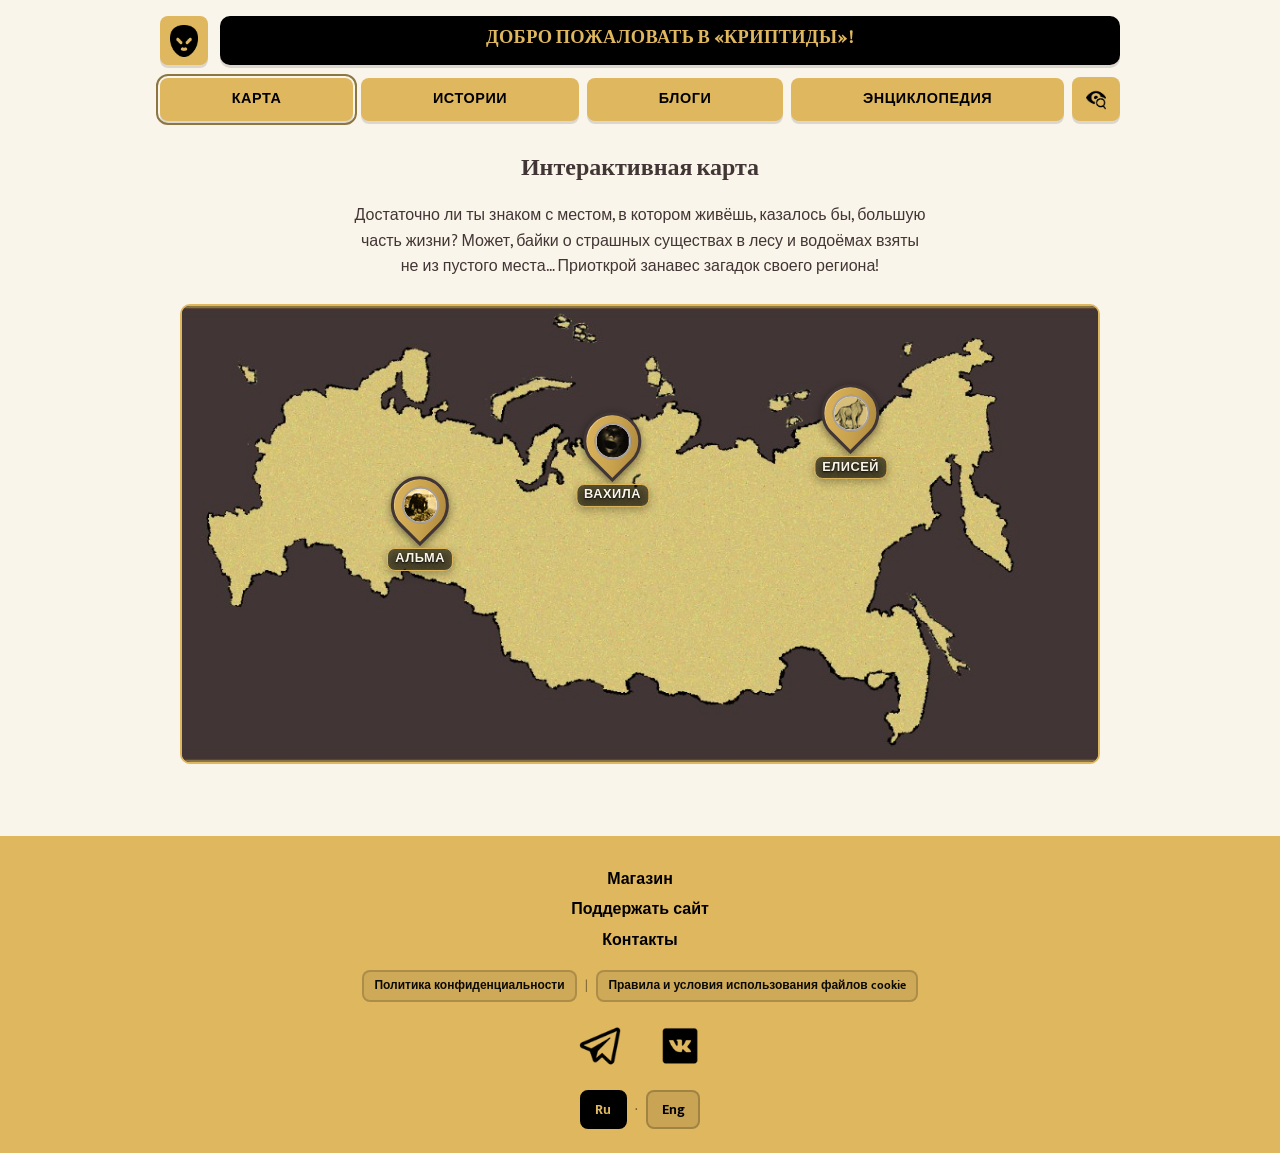
<file: map.html>
<!DOCTYPE html>
<html lang="ru">
  <head>
    <meta charset="UTF-8" />
    <meta name="viewport" content="width=device-width, initial-scale=1.0" />
    <title>Криптиды — карта</title>
    <link rel="preconnect" href="https://fonts.googleapis.com" />
    <link rel="preconnect" href="https://fonts.gstatic.com" crossorigin />
    <link
      href="https://fonts.googleapis.com/css2?family=Gulzar&family=Mukta:wght@400;600;700&display=swap"
      rel="stylesheet"
    />
    <link rel="stylesheet" href="css/style.css" />
  </head>
  <body>
    <header class="site-header">
      <div class="header-bleed">
        <div class="header-top">
          <a class="logo" href="index.html" aria-label="На главную">
            <img src="img/header-logo.png" alt="" width="32" height="32" />
          </a>
          <div class="welcome-bar">
            <p>ДОБРО ПОЖАЛОВАТЬ В «КРИПТИДЫ»!</p>
          </div>
        </div>
      </div>
      <div class="header-bleed header-bleed--nav">
        <nav class="nav-main" aria-label="Основная навигация">
          <a class="nav-btn nav-btn--current" href="map.html" aria-current="page">КАРТА</a>
          <a class="nav-btn" href="stories.html">ИСТОРИИ</a>
          <a class="nav-btn" href="blogs.html">БЛОГИ</a>
          <a class="nav-btn" href="encyclopedia.html">ЭНЦИКЛОПЕДИЯ</a>
          <a class="nav-search" href="encyclopedia.html#cryptid-search" aria-label="Поиск криптидов по названию">
            <img src="img/nav-search-icon.png" alt="" width="22" height="22" decoding="async" />
          </a>
        </nav>
      </div>
    </header>

    <main>
      <div class="main-wrap">
        <h1 class="page-title">Интерактивная карта</h1>
        <p class="lead lead--map">
          Достаточно ли ты знаком с местом, в котором живёшь, казалось бы, большую часть жизни?
          Может, байки о страшных существах в лесу и водоёмах взяты не из пустого места…
          Приоткрой занавес загадок своего региона!
        </p>
        <div class="map-panel">
          <img
            src="img/map-russia.png"
            alt="Стилизованная карта России"
            width="960"
            height="480"
            decoding="async"
          />
          <div class="map-hotspots">
            <a
              class="map-pin"
              style="--pin-x: 26%; --pin-y: 58%"
              href="encyclopedia.html#cryptid-alma"
              aria-label="Альма — открыть карточку в энциклопедии"
            >
              <span class="map-pin__marker" aria-hidden="true">
                <span class="map-pin__inner">
                  <img class="map-pin__img" src="img/cryptid-alma.png" alt="" width="64" height="64" decoding="async" />
                </span>
              </span>
              <span class="map-pin__caption">Альма</span>
            </a>
            <a
              class="map-pin"
              style="--pin-x: 47%; --pin-y: 44%"
              href="encyclopedia.html#cryptid-vakhila"
              aria-label="Вахила — открыть карточку в энциклопедии"
            >
              <span class="map-pin__marker" aria-hidden="true">
                <span class="map-pin__inner">
                  <img class="map-pin__img" src="img/cryptid-vakhila.png" alt="" width="64" height="64" decoding="async" />
                </span>
              </span>
              <span class="map-pin__caption">Вахила</span>
            </a>
            <a
              class="map-pin"
              style="--pin-x: 73%; --pin-y: 38%"
              href="encyclopedia.html#cryptid-elisey"
              aria-label="Елисей — открыть карточку в энциклопедии"
            >
              <span class="map-pin__marker" aria-hidden="true">
                <span class="map-pin__inner">
                  <img class="map-pin__img" src="img/cryptid-elisey.png" alt="" width="64" height="64" decoding="async" />
                </span>
              </span>
              <span class="map-pin__caption">Елисей</span>
            </a>
          </div>
        </div>
      </div>
    </main>

    <footer class="site-footer">
      <div class="footer-inner">
        <nav class="footer-links" aria-label="Нижнее меню">
          <a href="#">Магазин</a>
          <a href="#">Поддержать сайт</a>
          <a href="#">Контакты</a>
        </nav>
        <nav class="footer-legal" aria-label="Правовая информация">
          <a href="privacy.html">Политика конфиденциальности</a>
          <span class="footer-legal__sep" aria-hidden="true">|</span>
          <a href="cookies.html">Правила и условия использования файлов cookie</a>
        </nav>
        <div class="social" aria-label="Соцсети">
          <a class="social__link" href="#" aria-label="Telegram">
            <img src="img/telegram.png" alt="" width="32" height="32" decoding="async" />
          </a>
          <a class="social__link" href="#" aria-label="ВКонтакте">
            <img src="img/vk.png" alt="" width="32" height="32" decoding="async" />
          </a>
        </div>
        <div class="lang-switch" role="group" aria-label="Язык сайта">
          <span class="lang-btn lang-btn--current" lang="ru">Ru</span>
          <span class="lang-sep" aria-hidden="true">·</span>
          <a href="en/map.html" class="lang-btn" hreflang="en" lang="en">Eng</a>
        </div>
      </div>
    </footer>
  </body>
</html>
</file>
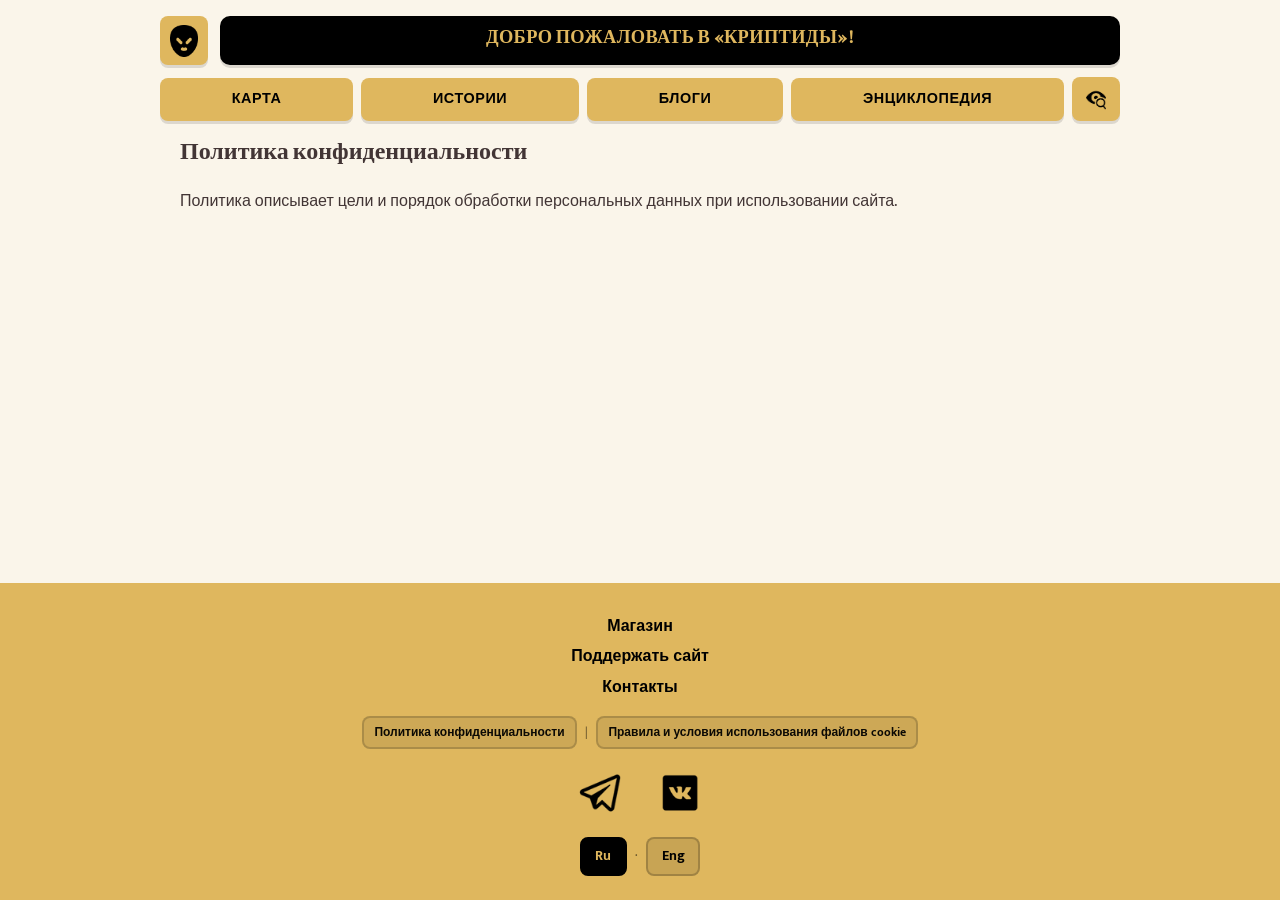
<file: privacy.html>
<!DOCTYPE html>
<html lang="ru">
  <head>
    <meta charset="UTF-8" />
    <meta name="viewport" content="width=device-width, initial-scale=1.0" />
    <title>Политика конфиденциальности — Криптиды</title>
    <link rel="preconnect" href="https://fonts.googleapis.com" />
    <link rel="preconnect" href="https://fonts.gstatic.com" crossorigin />
    <link
      href="https://fonts.googleapis.com/css2?family=Gulzar&family=Mukta:wght@400;600;700&display=swap"
      rel="stylesheet"
    />
    <link rel="stylesheet" href="css/style.css" />
  </head>
  <body>
    <header class="site-header">
      <div class="header-bleed">
        <div class="header-top">
          <a class="logo" href="index.html" aria-label="На главную">
            <img src="img/header-logo.png" alt="" width="32" height="32" />
          </a>
          <div class="welcome-bar">
            <p>ДОБРО ПОЖАЛОВАТЬ В «КРИПТИДЫ»!</p>
          </div>
        </div>
      </div>
      <div class="header-bleed header-bleed--nav">
        <nav class="nav-main" aria-label="Основная навигация">
          <a class="nav-btn" href="map.html">КАРТА</a>
          <a class="nav-btn" href="stories.html">ИСТОРИИ</a>
          <a class="nav-btn" href="blogs.html">БЛОГИ</a>
          <a class="nav-btn" href="encyclopedia.html">ЭНЦИКЛОПЕДИЯ</a>
          <a class="nav-search" href="encyclopedia.html#cryptid-search" aria-label="Поиск криптидов по названию">
            <img src="img/nav-search-icon.png" alt="" width="22" height="22" decoding="async" />
          </a>
        </nav>
      </div>
    </header>

    <main>
      <div class="main-wrap legal-page">
        <h1>Политика конфиденциальности</h1>
        <p>Политика описывает цели и порядок обработки персональных данных при использовании сайта.</p>
      </div>
    </main>

    <footer class="site-footer">
      <div class="footer-inner">
        <nav class="footer-links" aria-label="Нижнее меню">
          <a href="#">Магазин</a>
          <a href="#">Поддержать сайт</a>
          <a href="#">Контакты</a>
        </nav>
        <nav class="footer-legal" aria-label="Правовая информация">
          <a href="privacy.html" aria-current="page">Политика конфиденциальности</a>
          <span class="footer-legal__sep" aria-hidden="true">|</span>
          <a href="cookies.html">Правила и условия использования файлов cookie</a>
        </nav>
        <div class="social" aria-label="Соцсети">
          <a class="social__link" href="#" aria-label="Telegram">
            <img src="img/telegram.png" alt="" width="32" height="32" decoding="async" />
          </a>
          <a class="social__link" href="#" aria-label="ВКонтакте">
            <img src="img/vk.png" alt="" width="32" height="32" decoding="async" />
          </a>
        </div>
        <div class="lang-switch" role="group" aria-label="Язык сайта">
          <span class="lang-btn lang-btn--current" lang="ru">Ru</span>
          <span class="lang-sep" aria-hidden="true">·</span>
          <a href="en/privacy.html" class="lang-btn" hreflang="en" lang="en">Eng</a>
        </div>
      </div>
    </footer>
  </body>
</html>
</file>
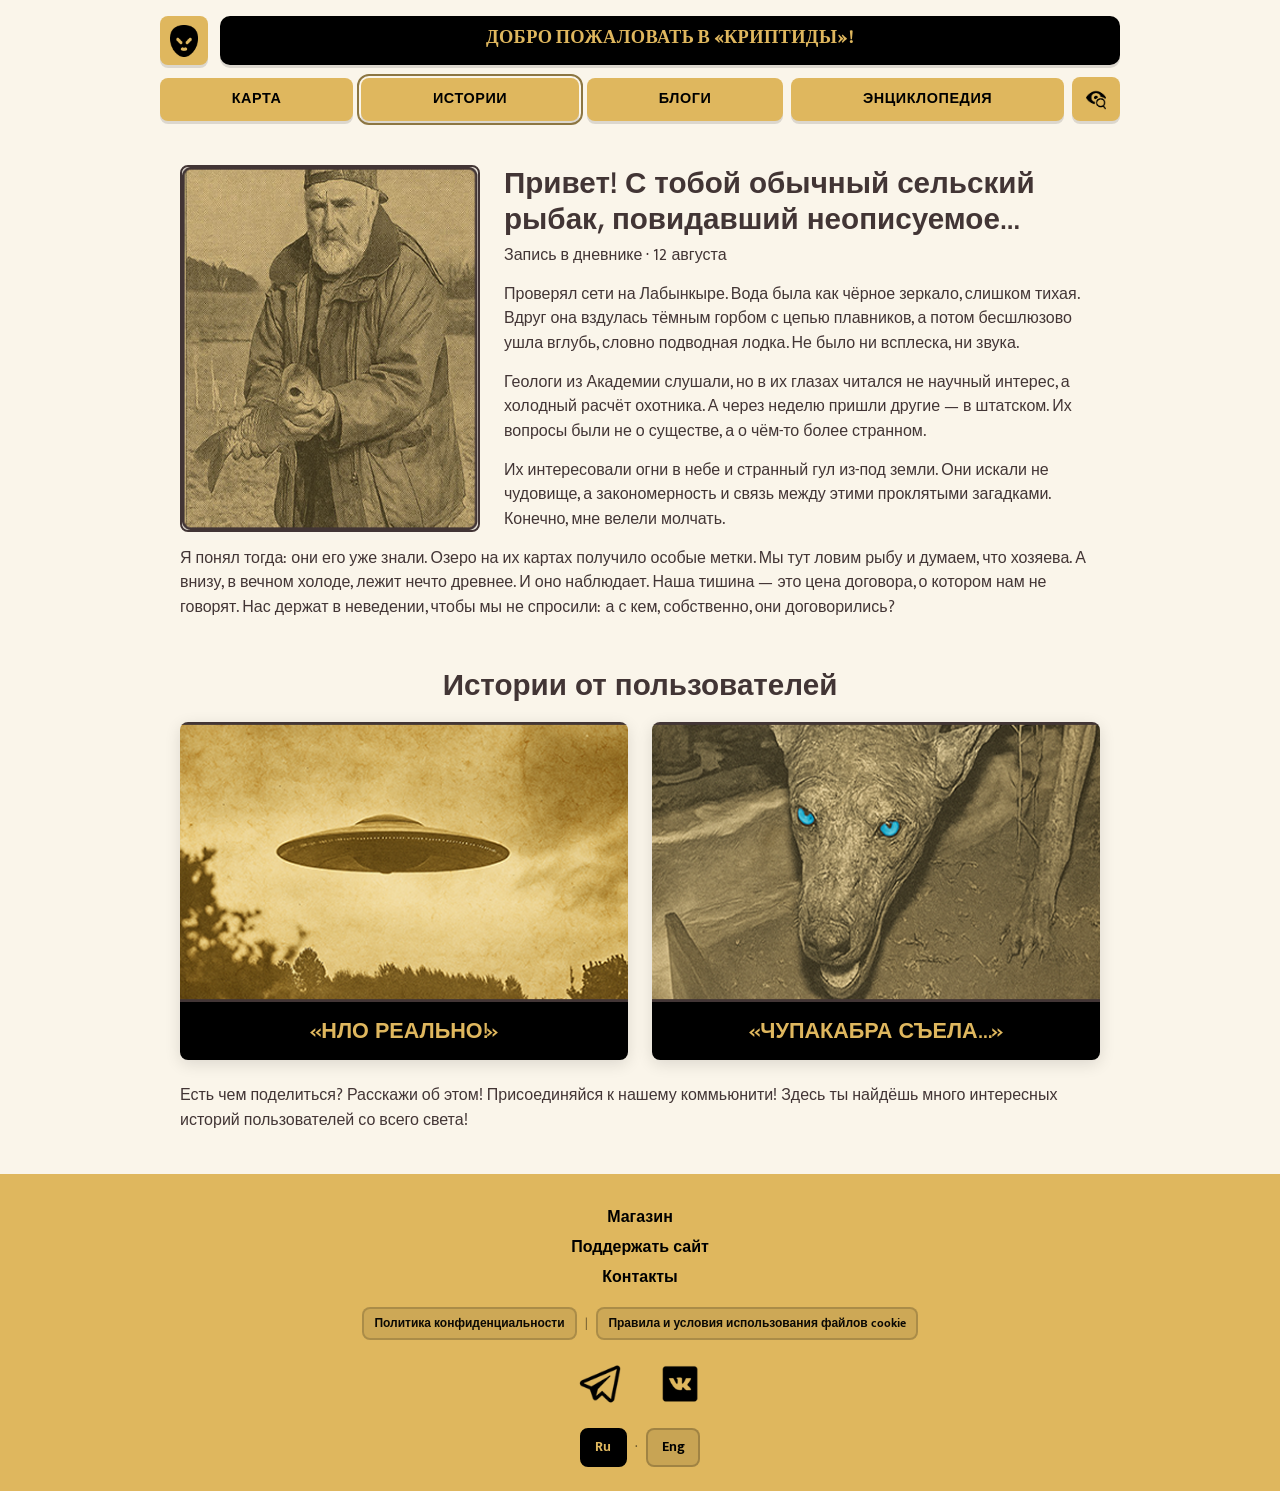
<file: stories.html>
<!DOCTYPE html>
<html lang="ru">
  <head>
    <meta charset="UTF-8" />
    <meta name="viewport" content="width=device-width, initial-scale=1.0" />
    <title>Криптиды — истории</title>
    <link rel="preconnect" href="https://fonts.googleapis.com" />
    <link rel="preconnect" href="https://fonts.gstatic.com" crossorigin />
    <link
      href="https://fonts.googleapis.com/css2?family=Gulzar&family=Hanken+Grotesk:wght@600&family=Mukta:wght@400;600;700&display=swap"
      rel="stylesheet"
    />
    <link rel="stylesheet" href="css/style.css" />
  </head>
  <body class="page-stories">
    <header class="site-header">
      <div class="header-bleed">
        <div class="header-top">
          <a class="logo" href="index.html" aria-label="На главную">
            <img src="img/header-logo.png" alt="" width="32" height="32" />
          </a>
          <div class="welcome-bar">
            <p>ДОБРО ПОЖАЛОВАТЬ В «КРИПТИДЫ»!</p>
          </div>
        </div>
      </div>
      <div class="header-bleed header-bleed--nav">
        <nav class="nav-main" aria-label="Основная навигация">
          <a class="nav-btn" href="map.html">КАРТА</a>
          <a class="nav-btn nav-btn--current" href="stories.html" aria-current="page">ИСТОРИИ</a>
          <a class="nav-btn" href="blogs.html">БЛОГИ</a>
          <a class="nav-btn" href="encyclopedia.html">ЭНЦИКЛОПЕДИЯ</a>
          <a class="nav-search" href="encyclopedia.html#cryptid-search" aria-label="Поиск криптидов по названию">
            <img src="img/nav-search-icon.png" alt="" width="22" height="22" decoding="async" />
          </a>
        </nav>
      </div>
    </header>

    <main>
      <div class="main-wrap">
        <article class="feature-article" aria-labelledby="story-title">
          <div class="feature-article__img">
            <img
              src="img/stories-grandpa.png"
              alt="Седовласый мужчина в кепке с рыбой в руках, сепия"
              width="335"
              height="411"
              decoding="async"
            />
          </div>
          <div class="feature-article__content">
            <div class="feature-article__head">
              <h2 id="story-title">
                Привет! С тобой обычный сельский рыбак, повидавший неописуемое…
              </h2>
              <p class="meta">Запись в дневнике · 12 августа</p>
            </div>
            <div class="article-body">
            <p>
              Проверял сети на Лабынкыре. Вода была как чёрное зеркало, слишком тихая. Вдруг
              она вздулась тёмным горбом с цепью плавников, а потом бесшлюзово ушла вглубь,
              словно подводная лодка. Не было ни всплеска, ни звука.
            </p>
            <p>
              Геологи из Академии слушали, но в их глазах читался не научный интерес, а
              холодный расчёт охотника. А через неделю пришли другие — в штатском. Их вопросы
              были не о существе, а о чём-то более странном.
            </p>
            <p>
              Их интересовали огни в небе и странный гул из-под земли. Они искали не
              чудовище, а закономерность и связь между этими проклятыми загадками. Конечно,
              мне велели молчать.
            </p>
            <p>
              Я понял тогда: они его уже знали. Озеро на их картах получило особые метки. Мы
              тут ловим рыбу и думаем, что хозяева. А внизу, в вечном холоде, лежит нечто
              древнее. И оно наблюдает. Наша тишина — это цена договора, о котором нам не
              говорят. Нас держат в неведении, чтобы мы не спросили: а с кем, собственно,
              они договорились?
            </p>
            </div>
          </div>
        </article>

        <h2 class="stories-subtitle">Истории от пользователей</h2>

        <div class="story-cards">
          <a class="story-card" href="#">
            <img
              src="img/stories-card-ufo.png"
              alt="Винтажное фото летающей тарелки над лесом"
              width="624"
              height="294"
              decoding="async"
            />
            <div class="story-card__cap">«НЛО РЕАЛЬНО!»</div>
          </a>
          <a class="story-card" href="#">
            <img
              src="img/stories-card-creature.png"
              alt="Крупный план морды зверя с ярко-синими глазами, сепия"
              width="624"
              height="294"
              decoding="async"
            />
            <div class="story-card__cap">«ЧУПАКАБРА СЪЕЛА…»</div>
          </a>
        </div>

        <p class="stories-invite">
          Есть чем поделиться? Расскажи об этом! Присоединяйся к нашему коммьюнити! Здесь ты
          найдёшь много интересных историй пользователей со всего света!
        </p>
      </div>
    </main>

    <footer class="site-footer">
      <div class="footer-inner">
        <nav class="footer-links" aria-label="Нижнее меню">
          <a href="#">Магазин</a>
          <a href="#">Поддержать сайт</a>
          <a href="#">Контакты</a>
        </nav>
        <nav class="footer-legal" aria-label="Правовая информация">
          <a href="privacy.html">Политика конфиденциальности</a>
          <span class="footer-legal__sep" aria-hidden="true">|</span>
          <a href="cookies.html">Правила и условия использования файлов cookie</a>
        </nav>
        <div class="social" aria-label="Соцсети">
          <a class="social__link" href="#" aria-label="Telegram">
            <img src="img/telegram.png" alt="" width="32" height="32" decoding="async" />
          </a>
          <a class="social__link" href="#" aria-label="ВКонтакте">
            <img src="img/vk.png" alt="" width="32" height="32" decoding="async" />
          </a>
        </div>
        <div class="lang-switch" role="group" aria-label="Язык сайта">
          <span class="lang-btn lang-btn--current" lang="ru">Ru</span>
          <span class="lang-sep" aria-hidden="true">·</span>
          <a href="en/stories.html" class="lang-btn" hreflang="en" lang="en">Eng</a>
        </div>
      </div>
    </footer>
  </body>
</html>
</file>
<file: css/style.css>
:root {
  --color-accent: #dfb75e;
  --color-text: #423535;
  --color-bg: #faf5ea;
  --color-secondary: #8c7642;
  --color-dark: #000000;
  --color-muted: #e4e4e4;
  --font-title: "Gulzar", Georgia, serif;
  --font-body: "Mukta", "Segoe UI", sans-serif;
  --font-home-section-heading: "Hanken Grotesk", "Segoe UI", sans-serif;
  --radius: 10px;
  --radius-sm: 8px;
  --shadow-nav: 0 3px 0 rgba(0, 0, 0, 0.12);
  --content-max: 75vw;
}

*,
*::before,
*::after {
  box-sizing: border-box;
}

html {
  font-size: 16px;
  scroll-behavior: smooth;
  overflow-x: clip;
}

.visually-hidden {
  position: absolute;
  width: 1px;
  height: 1px;
  padding: 0;
  margin: -1px;
  overflow: hidden;
  clip: rect(0, 0, 0, 0);
  white-space: nowrap;
  border: 0;
}

body {
  margin: 0;
  min-height: 100vh;
  display: flex;
  flex-direction: column;
  font-family: var(--font-body);
  font-size: 1rem;
  line-height: 1.55;
  color: var(--color-text);
  background-color: var(--color-bg);
}

img {
  max-width: 100%;
  height: auto;
  display: block;
}

a {
  color: var(--color-secondary);
}

a:hover {
  color: var(--color-dark);
}


.main-wrap {
  width: 100%;
  max-width: min(var(--content-max), 100%);
  margin-left: auto;
  margin-right: auto;
  padding-left: 1.25rem;
  padding-right: 1.25rem;
  box-sizing: border-box;
}


.header-bleed,
.site-footer {
  width: 100vw;
  max-width: 100%;
  margin-left: calc(50% - 50vw);
  margin-right: calc(50% - 50vw);
  box-sizing: border-box;
  padding-left: 1.25rem;
  padding-right: 1.25rem;
}


.header-bleed .header-top,
.header-bleed--nav .nav-main {
  width: 100%;
  max-width: min(var(--content-max), 100%);
  margin-left: auto;
  margin-right: auto;
}


.site-header {
  padding-top: 1rem;
  padding-bottom: 0;
}

.header-bleed--nav {
  padding-bottom: 0.5rem;
}

.header-top {
  display: flex;
  align-items: stretch;
  gap: 0.75rem;
  margin-bottom: 0.75rem;
}

.logo {
  flex-shrink: 0;
  display: flex;
  align-items: center;
  justify-content: center;
  width: 3rem;
  height: auto;
  min-height: 3rem;
  background: var(--color-accent);
  border-radius: var(--radius-sm);
  box-shadow: var(--shadow-nav);
}

.logo img {
  width: 2rem;
  height: 2rem;
  object-fit: contain;
}

.welcome-bar {
  flex: 1;
  display: flex;
  align-items: center;
  justify-content: center;
  background: var(--color-dark);
  color: var(--color-accent);
  border-radius: var(--radius);
  padding: 0.65rem 1rem;
  box-shadow: var(--shadow-nav);
}

.welcome-bar p {
  margin: 0;
  font-family: var(--font-title);
  font-size: clamp(0.85rem, 2.5vw, 1.15rem);
  font-weight: 700;
  text-align: center;
  letter-spacing: 0.02em;
}

.nav-main {
  display: flex;
  flex-wrap: wrap;
  align-items: center;
  gap: 0.5rem;
}

.nav-btn {
  flex: 1 1 auto;
  min-width: 5rem;
  text-align: center;
  text-decoration: none;
  font-weight: 700;
  font-size: 0.9rem;
  letter-spacing: 0.04em;
  color: var(--color-dark);
  background: var(--color-accent);
  padding: 0.65rem 0.75rem;
  border-radius: var(--radius-sm);
  box-shadow: var(--shadow-nav);
  border: none;
  transition: filter 0.15s ease, transform 0.1s ease;
}

.nav-btn:hover {
  filter: brightness(0.95);
}

.nav-btn:active {
  transform: translateY(1px);
}

.nav-btn--current {
  outline: 2px solid var(--color-secondary);
  outline-offset: 2px;
}

.nav-search {
  flex: 0 0 auto;
  display: flex;
  align-items: center;
  justify-content: center;
  width: 3rem;
  height: 2.75rem;
  background: var(--color-accent);
  border-radius: var(--radius-sm);
  box-shadow: var(--shadow-nav);
  text-decoration: none;
  color: var(--color-dark);
  margin-left: auto;
}

.nav-search img {
  width: 1.35rem;
  height: 1.35rem;
  object-fit: contain;
  display: block;
}



main {
  flex: 1;
  padding-bottom: 2.5rem;
}

.page-title {
  font-family: var(--font-title);
  font-size: 1.5rem;
  line-height: 1.25;
  text-align: center;
  margin: 1.75rem 0 1rem;
  color: var(--color-text);
}

.page-blogs .page-title {
  font-family: var(--font-home-section-heading);
  font-weight: 600;
  font-size: clamp(1.35rem, 3.2vw, 1.85rem);
  line-height: 1.2;
}

.lead {
  text-align: center;
  margin: 0 auto 1.5rem;
}

.lead--map {
  max-width: 36rem;
  line-height: 1.6;
}



.hero {
  margin: 1.25rem 0 1.5rem;
  border-radius: var(--radius);
  overflow: hidden;
  position: relative;
  box-shadow: 0 4px 20px rgba(0, 0, 0, 0.08);
}

.hero--fullwidth {
  width: 100%;
  max-width: none;
  margin: 0 0 1.5rem;
  border-radius: 0;
  box-shadow: none;
  min-height: clamp(9rem, 28vw, 15rem);
  overflow: visible;
}

.hero--fullwidth img {
  position: absolute;
  inset: 0;
  width: 100%;
  height: 100%;
  object-fit: cover;
  object-position: 28% 50%;
  filter: none;
}

.hero__title {
  position: absolute;
  inset: 0;
  display: flex;
  align-items: center;
  justify-content: center;
  margin: 0;
  padding: 0 0.5rem;
  pointer-events: none;
}

.hero__title-svg {
  display: block;
  width: min(94vw, 54rem);
  max-width: 100%;
  height: auto;
  overflow: visible;
}



.intro {
  margin: 0 auto 2rem;
  text-align: left;
}

.page-home .content-block__text {
  text-align: left;
}

.page-home .content-block__text h2 {
  font-family: var(--font-home-section-heading);
  font-weight: 600;
  font-size: clamp(1.65rem, 4.2vw, 2.5rem);
  line-height: 1.21;
  -webkit-font-smoothing: antialiased;
  -moz-osx-font-smoothing: grayscale;
  text-rendering: optimizeLegibility;
}

.page-home .intro p,
.page-home .content-block__text p {
  font-family: var(--font-body);
  font-weight: 400;
  font-synthesis: none;
  font-size: 1rem;
  line-height: 1.55;
  -webkit-font-smoothing: antialiased;
  -moz-osx-font-smoothing: grayscale;
  text-rendering: optimizeLegibility;
}

.page-home .content-block__media img {
  filter: none;
}

.page-home .main-wrap > .intro {
  margin-bottom: clamp(3.5rem, 8vw, 5.5rem);
}

.page-home .main-wrap > .content-block {
  margin-bottom: clamp(3.75rem, 8vw, 5.75rem);
}

.intro p + p {
  margin-top: 0.75rem;
}

.content-block {
  display: flex;
  flex-wrap: wrap;
  align-items: center;
  gap: 1.5rem;
  margin-bottom: 2.25rem;
}

.content-block--reverse {
  flex-direction: row-reverse;
}

.content-block__text {
  flex: 1 1 280px;
}

.content-block__text h2 {
  font-family: var(--font-title);
  font-size: 1.5rem;
  margin: 0 0 0.75rem;
}

.content-block__text h2:not(:first-child) {
  margin-top: 1.5rem;
}

.content-block__text p {
  margin: 0;
}

.content-block__text p + p {
  margin-top: 0.65rem;
}

.content-block__media {
  flex: 1 1 260px;
}

.content-block__media img,
.card-img {
  border-radius: var(--radius-sm);
  border: 2px solid var(--color-text);
  filter: sepia(0.4) contrast(1.05);
}

.text-only-block {
  margin: 0 auto 2rem;
  text-align: center;
}

.text-only-block h2 {
  font-family: var(--font-title);
  font-size: 1.5rem;
}



.cta-wrap {
  text-align: center;
  margin: 2rem 0 1rem;
}

.btn-dark {
  display: inline-block;
  text-decoration: none;
  font-weight: 700;
  letter-spacing: 0.06em;
  color: var(--color-accent);
  background: var(--color-dark);
  padding: 0.85rem 2.5rem;
  border-radius: var(--radius);
  box-shadow: var(--shadow-nav);
}

.btn-dark:hover {
  filter: brightness(1.15);
  color: var(--color-bg);
}



.alpha-row {
  display: flex;
  flex-wrap: wrap;
  justify-content: center;
  gap: 0.35rem;
  margin-bottom: 1.75rem;
}

.alpha-row__more {
  display: none;
  flex-basis: 100%;
  flex-wrap: wrap;
  justify-content: center;
  gap: 0.35rem;
}

.alpha-row__more-footer {
  flex-basis: 100%;
  display: flex;
  justify-content: center;
  margin-top: 0.15rem;
}

.alpha-row--expanded .alpha-row__more {
  display: flex;
}

.alpha-row--expanded .alpha-btn--expand {
  display: none;
}

.alpha-btn {
  box-sizing: border-box;
  display: inline-flex;
  align-items: center;
  justify-content: center;
  width: 2.35rem;
  height: 2.35rem;
  aspect-ratio: 1 / 1;
  padding: 0;
  font-family: var(--font-body);
  font-weight: 600;
  font-size: 0.9rem;
  text-decoration: none;
  color: var(--color-dark);
  background: var(--color-bg);
  border: 2px solid var(--color-text);
  border-radius: 6px;
}

button.alpha-btn {
  cursor: pointer;
  line-height: normal;
}

.alpha-btn--wide {
  width: auto;
  min-width: unset;
  aspect-ratio: auto;
  min-height: 2.35rem;
  height: auto;
  padding: 0.35rem 0.75rem;
}

.alpha-btn:hover {
  background: var(--color-muted);
}

.encyclopedia-grid {
  display: grid;
  grid-template-columns: repeat(3, 1fr);
  gap: 1.5rem 1.25rem;
  margin-bottom: 2rem;
}

.encyclopedia-grid > .letter-group.letter-group--off-page {
  display: none !important;
}

.encyclopedia-pager {
  display: none;
  flex-wrap: wrap;
  align-items: center;
  justify-content: center;
  gap: 0.75rem 1rem;
  margin: 0 auto 1.25rem;
  max-width: min(var(--content-max), 100%);
  padding: 0 1.25rem;
}

.encyclopedia-pager.is-active {
  display: flex;
}

.encyclopedia-pager__status {
  font-weight: 600;
  font-size: 0.95rem;
  color: var(--color-text);
  min-width: 8.5rem;
  text-align: center;
}

.encyclopedia-pager__btn {
  font: inherit;
  font-weight: 600;
  cursor: pointer;
  padding: 0.4rem 0.85rem;
  color: var(--color-dark);
  background: var(--color-bg);
  border: 2px solid var(--color-text);
  border-radius: var(--radius-sm);
  -webkit-tap-highlight-color: transparent;
  appearance: none;
}

.encyclopedia-pager__btn:hover:not(:disabled) {
  background: var(--color-muted);
}

.encyclopedia-pager__btn:active:not(:disabled),
.encyclopedia-pager__btn:focus:not(:disabled) {
  background: var(--color-bg);
}

.encyclopedia-pager__btn:focus-visible:not(:disabled) {
  outline: 2px solid var(--color-dark);
  outline-offset: 2px;
}

.encyclopedia-pager__btn:disabled {
  opacity: 0.45;
  cursor: not-allowed;
  background: var(--color-bg);
}

@media (max-width: 900px) {
  .encyclopedia-grid {
    grid-template-columns: repeat(2, 1fr);
  }
}

@media (max-width: 560px) {
  .encyclopedia-grid {
    grid-template-columns: 1fr;
  }
}

.letter-group {
  display: flex;
  flex-direction: column;
  gap: 0.65rem;
}

.letter-group__title {
  font-family: var(--font-title);
  font-size: 1.75rem;
  margin: 0;
  color: var(--color-secondary);
  border-bottom: 2px solid var(--color-accent);
  padding-bottom: 0.25rem;
}

.entry-card {
  display: flex;
  align-items: center;
  gap: 0.75rem;
  padding: 0.5rem 0.65rem;
  background: var(--color-muted);
  border-radius: var(--radius-sm);
  text-decoration: none;
  color: var(--color-text);
  min-height: 4rem;
  transition: background 0.15s ease;
}

.entry-card:hover {
  background: #d8d8d8;
}

.entry-card img {
  width: 3.25rem;
  height: 3.25rem;
  object-fit: cover;
  border-radius: 6px;
  flex-shrink: 0;
}

.entry-card__photo-placeholder {
  width: 3.25rem;
  height: 3.25rem;
  flex-shrink: 0;
  border-radius: 6px;
  background: #d0ccc4;
  border: 1px dashed rgba(66, 53, 53, 0.28);
  box-sizing: border-box;
}

.entry-card span {
  font-weight: 600;
  font-size: 0.95rem;
}

.entry-card--hidden {
  display: none !important;
}

.letter-group--hidden {
  display: none !important;
}


.search-panel {
  display: none;
  margin: 0 0 1.25rem;
  padding: 1rem 1.1rem;
  background: var(--color-bg);
  color: var(--color-text);
  border: 2px solid var(--color-text);
  border-radius: var(--radius);
  box-sizing: border-box;
}

#cryptid-search:target {
  display: block;
}

.search-panel__head {
  display: flex;
  align-items: flex-start;
  justify-content: space-between;
  gap: 0.75rem;
  margin-bottom: 0.75rem;
}

.search-panel__title {
  font-family: var(--font-title);
  font-size: 1.1rem;
  margin: 0;
  line-height: 1.2;
}

.search-panel__close {
  flex-shrink: 0;
  display: flex;
  align-items: center;
  justify-content: center;
  width: 2rem;
  height: 2rem;
  margin: -0.25rem -0.35rem 0 0;
  font-size: 1.5rem;
  line-height: 1;
  text-decoration: none;
  color: var(--color-text);
  border-radius: var(--radius-sm);
}

.search-panel__close:hover {
  background: var(--color-muted);
  color: var(--color-dark);
}

.search-panel__form {
  display: flex;
  flex-wrap: wrap;
  align-items: flex-end;
  gap: 0.65rem 0.75rem;
}

.search-panel__form label {
  flex: 1 1 100%;
  font-weight: 700;
  font-size: 0.9rem;
}

.search-panel__form input[type="search"] {
  flex: 1 1 12rem;
  min-width: 0;
  box-sizing: border-box;
  padding: 0.55rem 0.65rem;
  font: inherit;
  color: var(--color-text);
  background: #fff;
  border: 2px solid var(--color-text);
  border-radius: var(--radius-sm);
}

.search-panel__submit {
  flex-shrink: 0;
  padding: 0.55rem 1rem;
  border: none;
  cursor: pointer;
  font: inherit;
}



.blog-grid {
  display: grid;
  grid-template-columns: repeat(2, 1fr);
  gap: 1.5rem;
  margin-bottom: 2rem;
}

.blog-grid > .blog-card {
  min-width: 0;
}

@media (max-width: 640px) {
  .blog-grid {
    grid-template-columns: 1fr;
  }
}

.blog-card {
  display: flex;
  flex-direction: column;
  min-width: 0;
  background: transparent;
  border-radius: var(--radius);
  overflow: hidden;
}

.blog-card__img {
  min-width: 0;
  border-radius: var(--radius-sm);
  overflow: hidden;
  margin-bottom: 0.75rem;
  border: 2px solid var(--color-text);
}

.blog-card__img img {
  display: block;
  width: 100%;
  max-width: 100%;
  height: auto;
  aspect-ratio: 16 / 10;
  object-fit: cover;
  object-position: center;
  filter: none;
  border: none;
  border-radius: 0;
}

.blog-card h3 {
  font-family: var(--font-home-section-heading);
  font-weight: 600;
  font-size: clamp(1.35rem, 3.2vw, 1.85rem);
  line-height: 1.2;
  margin: 0 0 0.5rem;
}

.blog-card p {
  margin: 0 0 1rem;
  flex: 1;
}

.blog-card .btn-dark {
  width: 100%;
  text-align: center;
  padding: 0.65rem 1rem;
  border-radius: var(--radius-sm);
}



.map-panel {
  position: relative;
  width: 100%;
  margin: 0 auto 2rem;
  background: #2d2424;
  border: 2px solid var(--color-accent);
  border-radius: var(--radius);
  padding: 0;
  overflow: hidden;
  aspect-ratio: 2 / 1;
  max-height: min(72vh, 640px);
  box-sizing: border-box;
}

.map-panel img {
  position: absolute;
  inset: 0;
  width: 100%;
  height: 100%;
  object-fit: cover;
  object-position: center;
  display: block;
  filter: none;
  border: none;
}

.map-hotspots {
  position: absolute;
  inset: 0;
  margin: 0;
  max-width: none;
  pointer-events: none;
  z-index: 2;
}

.map-pin {
  position: absolute;
  left: var(--pin-x);
  top: var(--pin-y);
  transform: translate(-50%, -100%);
  display: flex;
  flex-direction: column;
  align-items: center;
  width: max-content;
  max-width: min(28vw, 7.5rem);
  pointer-events: auto;
  text-decoration: none;
  color: inherit;
  filter: drop-shadow(0 3px 4px rgba(0, 0, 0, 0.45));
  transition: transform 0.18s ease, filter 0.18s ease;
}

.map-pin:hover {
  transform: translate(-50%, -100%) scale(1.06);
  filter: drop-shadow(0 5px 10px rgba(0, 0, 0, 0.5));
}

.map-pin:focus-visible {
  outline: none;
}

.map-pin:focus-visible .map-pin__marker {
  box-shadow:
    inset 0 1px 0 rgba(255, 255, 255, 0.35),
    0 0 0 3px var(--color-bg),
    0 0 0 5px var(--color-secondary);
}

.map-pin__marker {
  position: relative;
  width: clamp(2.85rem, 9.5vw, 3.65rem);
  height: clamp(2.85rem, 9.5vw, 3.65rem);
  margin-bottom: 0.2rem;
  border-radius: 50% 50% 50% 0;
  transform: rotate(-45deg);
  background: linear-gradient(145deg, var(--color-accent) 0%, #c9a24e 55%, #a8843a 100%);
  border: 3px solid var(--color-text);
  box-sizing: border-box;
  box-shadow: inset 0 1px 0 rgba(255, 255, 255, 0.35);
}

.map-pin__inner {
  position: absolute;
  inset: 15%;
  transform: rotate(45deg);
  border-radius: 50%;
  overflow: hidden;
  background: var(--color-bg);
  border: 2px solid rgba(66, 53, 53, 0.45);
  box-sizing: border-box;
  box-shadow: inset 0 0 0 1px rgba(255, 255, 255, 0.25);
}

.map-pin__ph {
  display: block;
  width: 100%;
  height: 100%;
  background: #c9c3b8;
  border-radius: 50%;
  box-sizing: border-box;
  border: 1px dashed rgba(66, 53, 53, 0.35);
}

.map-pin__img {
  display: block;
  width: 100%;
  height: 100%;
  object-fit: cover;
  border-radius: 50%;
}

.map-pin__caption {
  margin-top: 0.65rem;
  padding: 0.2rem 0.45rem;
  font-family: var(--font-body);
  font-weight: 700;
  font-size: clamp(0.68rem, 2.1vw, 0.8rem);
  letter-spacing: 0.04em;
  text-transform: uppercase;
  text-align: center;
  line-height: 1.15;
  color: var(--color-bg);
  background: rgba(0, 0, 0, 0.55);
  border: 1px solid var(--color-accent);
  border-radius: var(--radius-sm);
  text-shadow: 0 1px 2px rgba(0, 0, 0, 0.9);
}

.map-pin:hover .map-pin__caption {
  background: rgba(66, 53, 53, 0.92);
  border-color: var(--color-bg);
}

.feature-article {
  display: flex;
  flex-wrap: wrap;
  gap: 1.5rem;
  margin-bottom: 2rem;
  align-items: flex-start;
}

.feature-article__img {
  flex: 0 1 220px;
}

.feature-article__img img {
  width: 100%;
  border-radius: var(--radius-sm);
  border: 2px solid var(--color-text);
  filter: sepia(0.45);
}

.feature-article__head {
  flex: 1 1 280px;
}

.feature-article__head h2 {
  font-family: var(--font-title);
  font-size: 1.35rem;
  margin: 0 0 0.5rem;
  line-height: 1.3;
}

.meta {
  font-size: 0.9rem;
  color: var(--color-secondary);
  margin-bottom: 1rem;
}

.article-body {
  flex: 1 1 100%;
}

.article-body p {
  margin: 0 0 0.85rem;
}

.stories-subtitle {
  text-align: center;
  font-family: var(--font-title);
  font-size: 1.35rem;
  margin: 2rem 0 1.25rem;
}

.story-cards {
  display: flex;
  flex-wrap: wrap;
  gap: 1.5rem;
  justify-content: center;
  margin-bottom: 1.5rem;
}

.story-card {
  flex: 1 1 280px;
  text-decoration: none;
  color: inherit;
  border-radius: var(--radius-sm);
  overflow: hidden;
  box-shadow: 0 4px 16px rgba(0, 0, 0, 0.12);
  transition: box-shadow 0.2s ease, outline 0.15s ease;
}

.story-card:hover {
  box-shadow: 0 6px 22px rgba(0, 0, 0, 0.18);
  outline: 2px solid var(--color-secondary);
}

.story-card img {
  width: 100%;
  aspect-ratio: 16 / 10;
  object-fit: cover;
  filter: sepia(0.35);
}

.story-card__cap {
  background: var(--color-dark);
  color: var(--color-accent);
  font-weight: 700;
  font-size: 0.95rem;
  text-align: center;
  padding: 0.75rem 0.5rem;
}

.stories-invite {
  text-align: center;
  margin: 0 auto;
}

.page-stories .feature-article__img,
.page-stories .feature-article__content {
  min-width: 0;
}

.page-stories .feature-article {
  display: flow-root;
  gap: 0;
  flex-wrap: unset;
  align-items: unset;
  margin-top: clamp(1.35rem, 3.5vw, 2.25rem);
}

.page-stories .feature-article__content {
  display: block;
  flex: unset;
}

.page-stories .feature-article__head {
  flex: unset;
  width: auto;
}

.page-stories .feature-article__img {
  float: left;
  flex: unset;
  width: min(300px, 46vw);
  max-width: min(320px, 50vw);
  margin-right: 1.5rem;
  margin-bottom: 0.75rem;
}

.page-stories .article-body {
  flex: unset;
  width: auto;
}

@media (max-width: 640px) {
  .page-stories .feature-article {
    display: flow-root;
  }

  .page-stories .feature-article__img {
    float: none;
    width: auto;
    max-width: 13.5rem;
    margin-right: 0;
    margin-inline: auto;
  }
}

.page-stories .story-card {
  min-width: 0;
}

.page-stories .feature-article__head h2,
.page-stories .stories-subtitle {
  font-family: var(--font-home-section-heading);
  font-weight: 600;
  font-size: clamp(1.35rem, 3.2vw, 1.85rem);
  line-height: 1.2;
}

.page-stories .article-body p,
.page-stories .stories-invite,
.page-stories .feature-article .meta {
  font-family: var(--font-body);
  font-size: 1rem;
  line-height: 1.55;
  color: var(--color-text);
}

.page-stories .feature-article .meta {
  margin: 0 0 0.85rem;
}

.page-stories .feature-article__img img {
  filter: none;
}

.page-stories .story-card img {
  filter: none;
}

.page-stories .story-card__cap {
  font-family: var(--font-home-section-heading);
  font-weight: 600;
  font-size: clamp(1.05rem, 2.6vw, 1.35rem);
  line-height: 1.2;
  padding: 1rem 0.65rem;
}

.page-stories .stories-invite {
  text-align: left;
  max-width: none;
}



.site-footer {
  background: var(--color-accent);
  color: var(--color-dark);
  padding-top: 2rem;
  padding-bottom: 1.5rem;
  margin-top: auto;
}

.footer-inner {
  text-align: center;
  width: 100%;
  margin: 0 auto;
}

.footer-links {
  display: flex;
  flex-direction: column;
  gap: 0.35rem;
  margin-bottom: 1rem;
}

.footer-links a {
  color: var(--color-dark);
  text-decoration: none;
  font-weight: 600;
}

.footer-links a:hover {
  text-decoration: underline;
}

.footer-legal {
  display: flex;
  flex-wrap: wrap;
  justify-content: center;
  align-items: center;
  gap: 0.35rem 0.5rem;
  font-size: 0.75rem;
  line-height: 1.45;
  margin: 0 0 1rem;
  opacity: 0.95;
}

.footer-legal a {
  display: inline-flex;
  align-items: center;
  justify-content: center;
  padding: 0.35rem 0.65rem;
  font: inherit;
  font-weight: 700;
  color: var(--color-dark);
  text-decoration: none;
  background: rgba(0, 0, 0, 0.08);
  border: 2px solid rgba(0, 0, 0, 0.18);
  border-radius: var(--radius-sm);
}

.footer-legal a:hover {
  background: rgba(0, 0, 0, 0.14);
  color: var(--color-dark);
}

.footer-legal__sep {
  opacity: 0.55;
  user-select: none;
}

.social {
  display: flex;
  justify-content: center;
  gap: 1.5rem;
  margin-bottom: 1rem;
}

.social a,
.social__link {
  display: flex;
  align-items: center;
  justify-content: center;
  color: var(--color-dark);
  text-decoration: none;
  line-height: 0;
}

.social img {
  width: 3.5rem;
  height: 3.5rem;
  object-fit: contain;
  display: block;
}

.lang-switch {
  display: flex;
  align-items: center;
  justify-content: center;
  gap: 0.5rem;
  flex-wrap: wrap;
  margin: 0;
  font-size: 0.9rem;
}

.lang-btn {
  display: inline-flex;
  align-items: center;
  justify-content: center;
  min-width: 2.75rem;
  padding: 0.4rem 0.85rem;
  font: inherit;
  font-weight: 700;
  text-decoration: none;
  color: var(--color-dark);
  background: rgba(0, 0, 0, 0.1);
  border: 2px solid rgba(0, 0, 0, 0.2);
  border-radius: var(--radius-sm);
}

a.lang-btn:hover {
  background: rgba(0, 0, 0, 0.16);
  color: var(--color-dark);
}

.lang-btn--current {
  background: var(--color-dark);
  color: var(--color-accent);
  border-color: var(--color-dark);
}

span.lang-btn--current {
  cursor: default;
}

.lang-sep {
  opacity: 0.55;
  user-select: none;
}



.legal-page {
  padding-top: 0.5rem;
}

.legal-page h1 {
  font-family: var(--font-title);
  font-size: 1.5rem;
  margin: 0 0 1rem;
}

.legal-page h2 {
  font-family: var(--font-title);
  font-size: 1.15rem;
  margin: 1.5rem 0 0.5rem;
}

.legal-page p {
  margin: 0 0 0.85rem;
}
</file>
